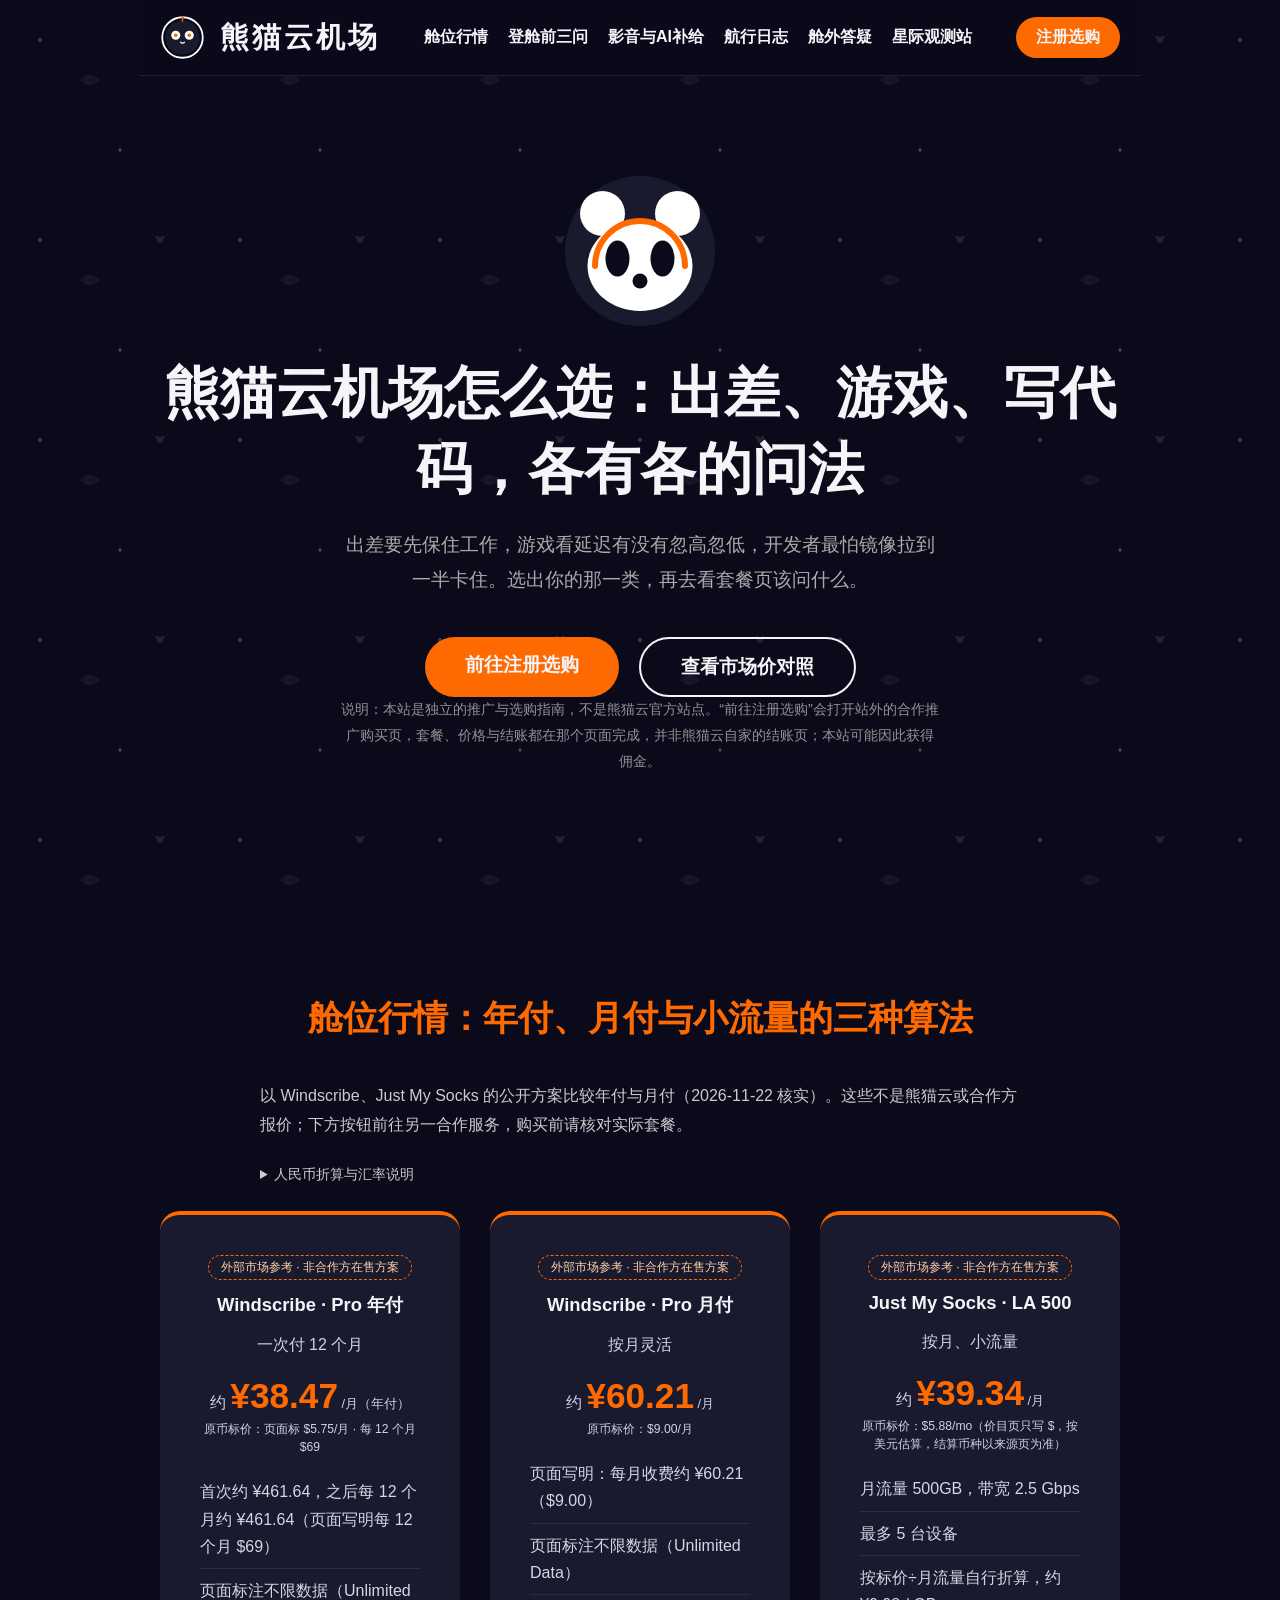
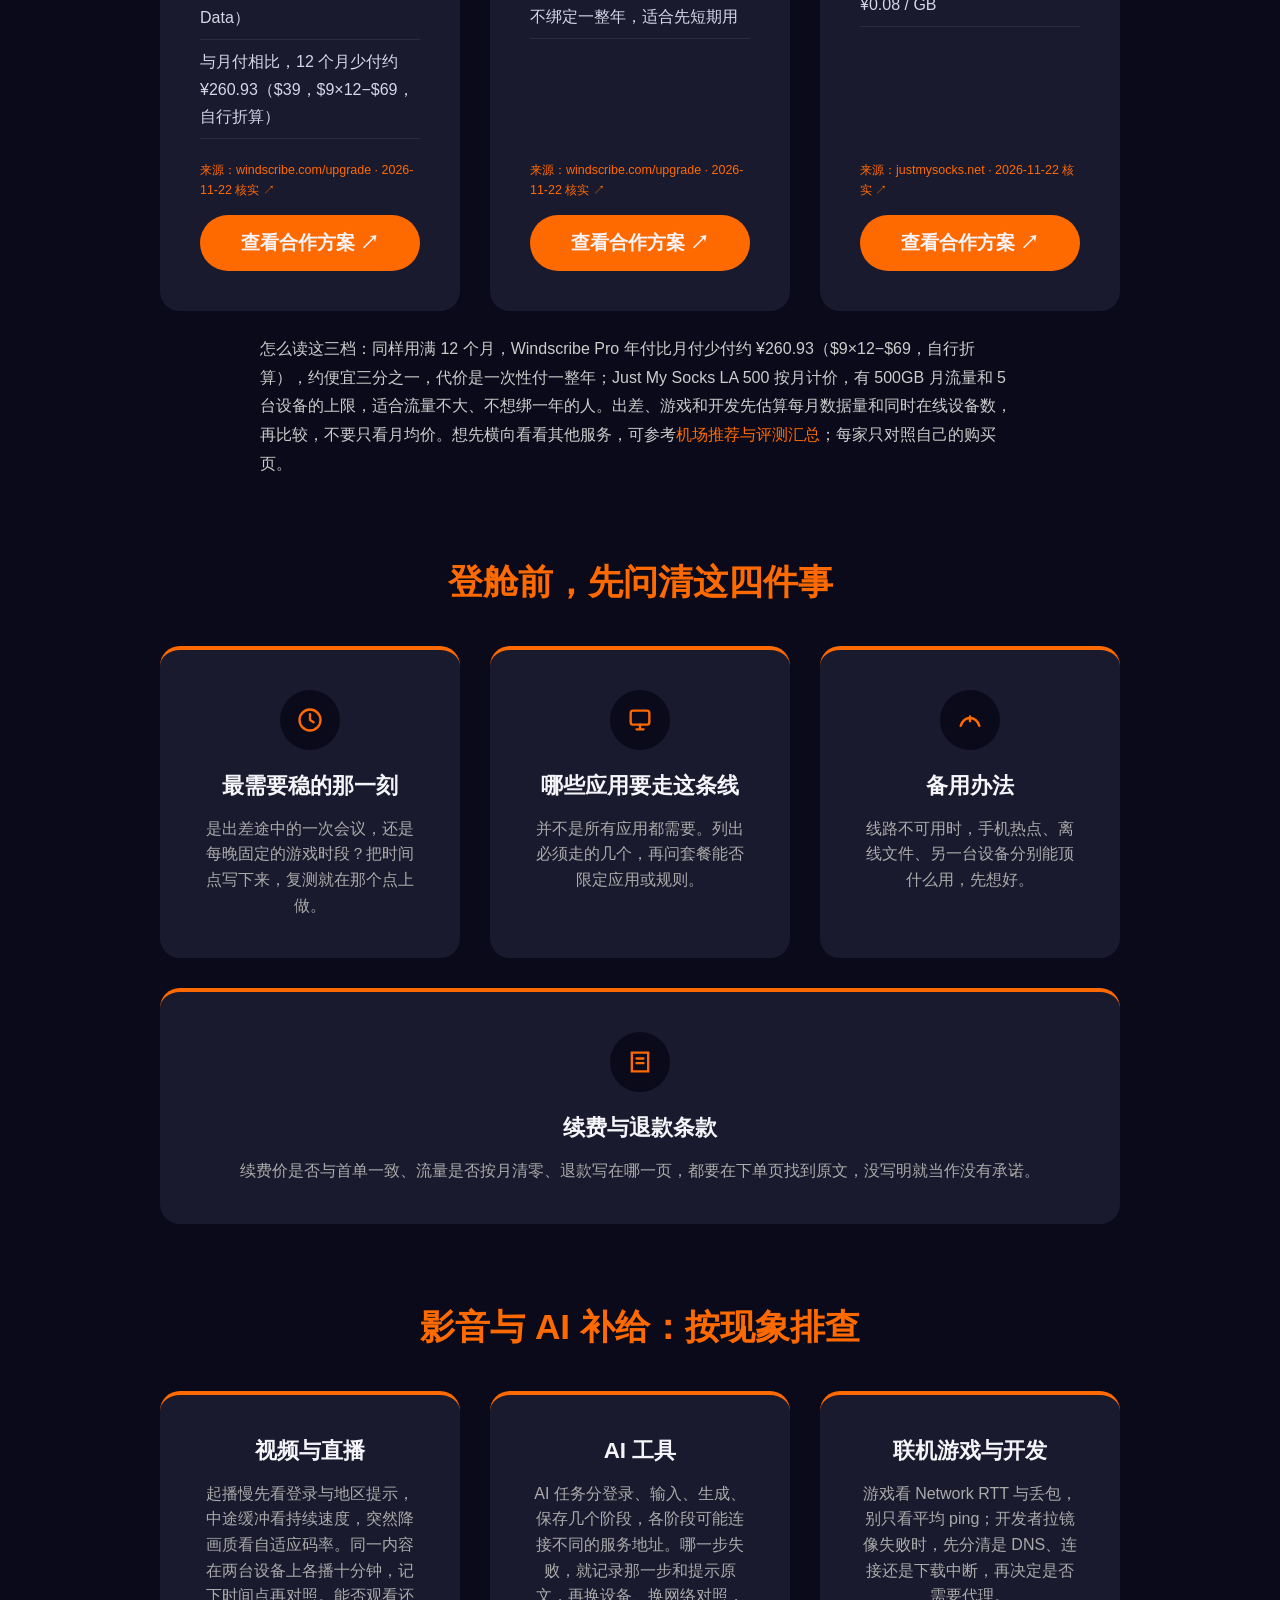
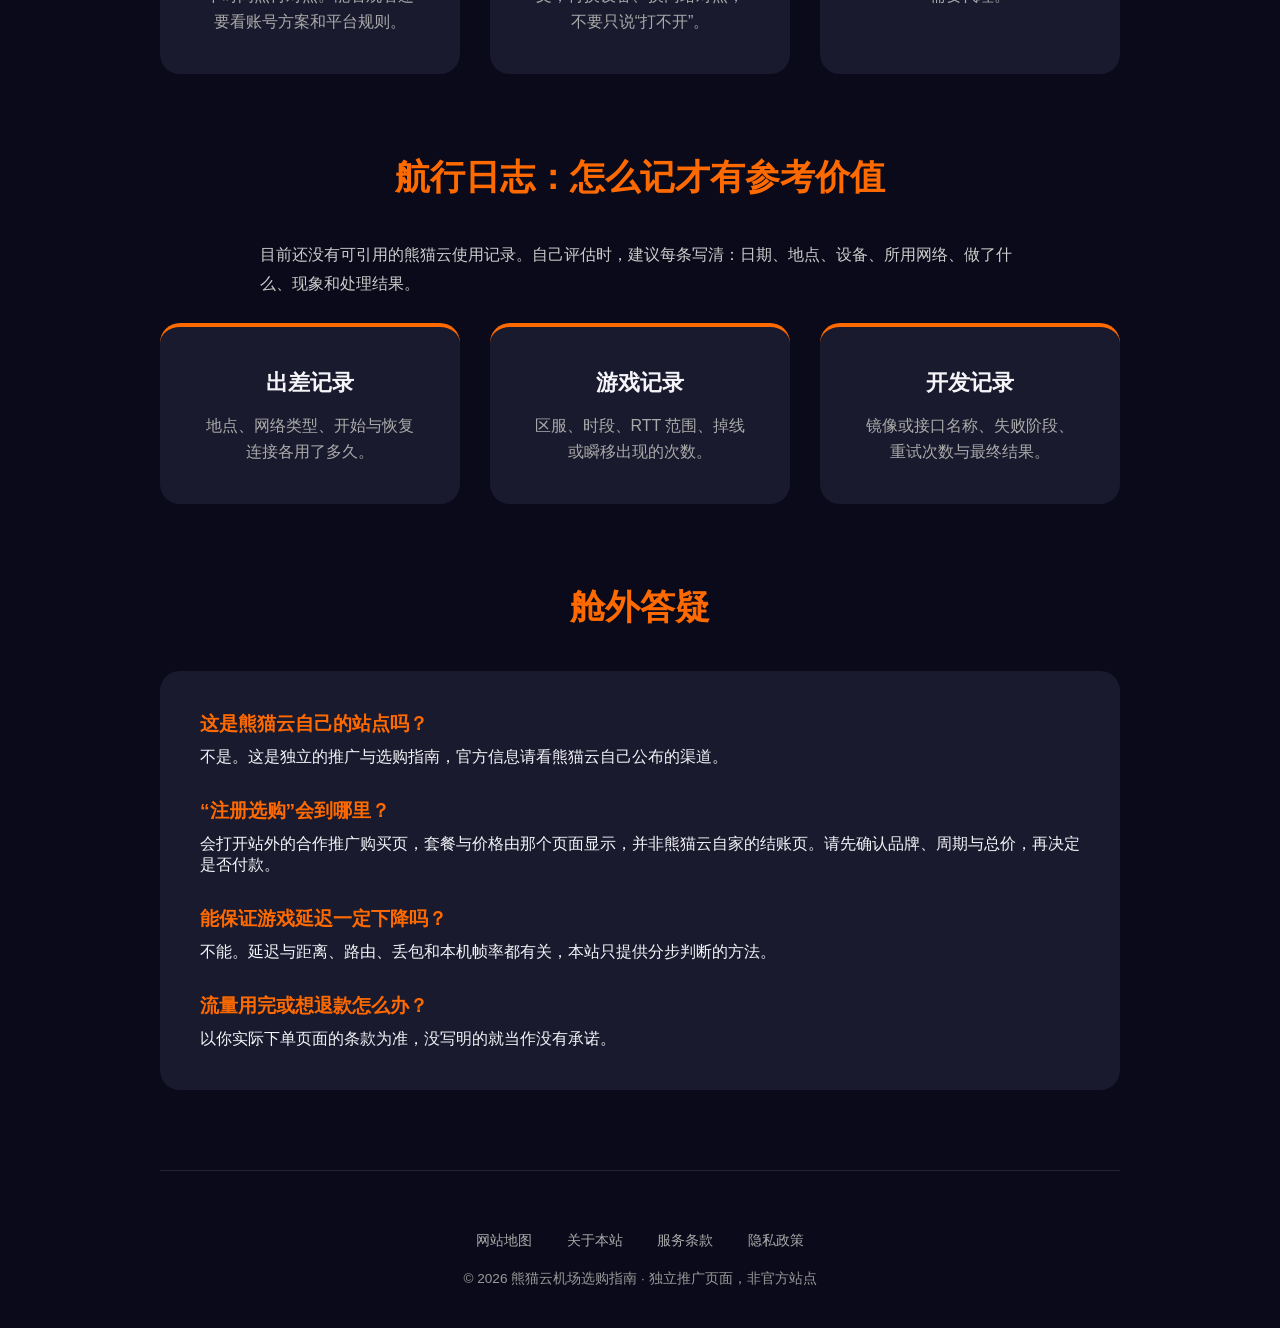
<file: index.html>
<!DOCTYPE html>

<html lang="zh-CN">
<head>
<meta charset="utf-8"/>
<meta content="width=device-width, initial-scale=1.0" name="viewport"/>
<title>熊猫云机场怎么选：出差、游戏与开发的套餐核对指南</title>
<meta content="熊猫云机场选购指南：按出差、联机游戏、开发三类任务核对套餐，并给出按现象排查的方法。本站为独立推广页，不是官方站点。" name="description"/>
<link href="https://pandayuncloud.cyou/" rel="canonical"/>
<link href="style.css" rel="stylesheet"/>
<style id="anchor-clearance">#pricing{scroll-margin-top:140px;}</style></head>
<body>
<div class="space-deck">
<header class="top-nav sticky-header">
<a class="logo" href="index.html" style="text-decoration:none; color:inherit; border:none;">
<svg aria-label="熊猫云插图" height="45" role="img" viewbox="0 0 100 100" width="45" xmlns="http://www.w3.org/2000/svg">
<!-- Helmet -->
<circle cx="50" cy="50" fill="none" r="45" stroke="#fff" stroke-width="4"></circle>
<circle cx="50" cy="50" fill="#1a1a2e" r="38"></circle>
<!-- Panda Face -->
<circle cx="35" cy="45" fill="#fff" r="10"></circle>
<circle cx="65" cy="45" fill="#fff" r="10"></circle>
<circle cx="35" cy="45" fill="#ff6a00" r="4"></circle>
<circle cx="65" cy="45" fill="#ff6a00" r="4"></circle>
<path d="M45 60 Q50 65 55 60" fill="none" stroke="#fff" stroke-width="3"></path>
<!-- Antenna -->
<line stroke="#ff6a00" stroke-width="3" x1="50" x2="50" y1="5" y2="15"></line>
<circle cx="50" cy="5" fill="#ff6a00" r="3"></circle>
</svg>
            熊猫云机场
        </a>
<nav class="nav-links">
<a href="index.html#pricing">舱位行情</a>
<a href="index.html#features">登舱前三问</a>
<a href="index.html#media">影音与AI补给</a>
<a href="index.html#reviews">航行日志</a>
<a href="index.html#faq">舱外答疑</a>
<a href="observatory.html">星际观测站</a>
</nav>
<div class="nav-cta">
<a class="capsule-btn btn-small" href="https://ww012.twilightaff.com/#/?code=A56DH1Af" rel="nofollow sponsored noopener" target="_blank">注册选购</a>
</div>
</header>
<main>
<section class="hero-module">
<div class="giant-panda-graphic">
<svg aria-label="熊猫云插图" role="img" viewbox="0 0 100 100" xmlns="http://www.w3.org/2000/svg">
<circle cx="50" cy="50" fill="#1a1a2e" r="50"></circle>
<circle cx="25" cy="25" fill="#fff" r="15"></circle>
<circle cx="75" cy="25" fill="#fff" r="15"></circle>
<ellipse cx="50" cy="60" fill="#fff" rx="35" ry="30"></ellipse>
<ellipse cx="35" cy="55" fill="#0a0a1a" rx="8" ry="12"></ellipse>
<ellipse cx="65" cy="55" fill="#0a0a1a" rx="8" ry="12"></ellipse>
<circle cx="50" cy="70" fill="#0a0a1a" r="5"></circle>
<!-- Space visor reflection -->
<path d="M 20 60 A 30 30 0 0 1 80 60" fill="none" stroke="#ff6a00" stroke-linecap="round" stroke-width="4"></path>
</svg>
</div>
<h1>熊猫云机场怎么选：出差、游戏、写代码，各有各的问法</h1>
<p>出差要先保住工作，游戏看延迟有没有忽高忽低，开发者最怕镜像拉到一半卡住。选出你的那一类，再去看套餐页该问什么。</p>
<div class="btn-wrapper">
<a class="capsule-btn" href="https://ww012.twilightaff.com/#/?code=A56DH1Af" rel="nofollow sponsored noopener" target="_blank">前往注册选购</a>
<a class="capsule-btn capsule-btn-dark" data-package-cta="" href="#pricing">查看市场价对照</a>
</div>
<p style="font-size:0.9rem; opacity:.85">说明：本站是独立的推广与选购指南，不是熊猫云官方站点。“前往注册选购”会打开站外的合作推广购买页，套餐、价格与结账都在那个页面完成，并非熊猫云自家的结账页；本站可能因此获得佣金。</p>
</section>
<section id="pricing">
<h2 class="section-title">舱位行情：年付、月付与小流量的三种算法</h2>
<p style="max-width:760px;margin:0 auto 24px;color:#ccc;line-height:1.8">以 Windscribe、Just My Socks 的公开方案比较年付与月付（2026-11-22 核实）。这些不是熊猫云或合作方报价；下方按钮前往另一合作服务，购买前请核对实际套餐。</p><details class="currency-note" style="max-width:760px;margin:0 auto 24px;font-size:.85rem;line-height:1.7;color:#ccc;"><summary style="cursor:pointer">人民币折算与汇率说明</summary><p>人民币金额是按中国银行 2026-11-22 10:30 现汇卖出价（USD/CNY 6.6904，EUR/CNY 7.3464）折算的参考值，不含支付手续费，不是在售人民币报价，实际支付币种与金额以结算页为准。 <a href="https://www.boc.cn/sourcedb/whpj/" rel="nofollow noopener" target="_blank">汇率来源：中国银行外汇牌价 · 2026-11-22 10:30 ↗</a></p></details>
<div class="module-grid pricing-cards">
<div class="module-card price-card" data-plan-slot="1">
<div class="mk-chip">外部市场参考 · 非合作方在售方案</div>
<h3>Windscribe · Pro 年付</h3>
<p class="price-sub">一次付 12 个月</p>
<div class="mk-price"><small>约 </small>¥38.47<small> /月（年付）</small><span class="mk-orig">原币标价：页面标 $5.75/月 · 每 12 个月 $69</span></div>
<ul class="price-list"><li>首次约 ¥461.64，之后每 12 个月约 ¥461.64（页面写明每 12 个月 $69）</li><li>页面标注不限数据（Unlimited Data）</li><li>与月付相比，12 个月少付约 ¥260.93（$39，$9×12−$69，自行折算）</li></ul>
<p class="mk-source"><a href="https://windscribe.com/upgrade" rel="nofollow noopener" target="_blank">来源：windscribe.com/upgrade · 2026-11-22 核实 ↗</a></p>
<a class="capsule-btn" href="https://ww012.twilightaff.com/#/?code=A56DH1Af" rel="nofollow sponsored noopener" target="_blank">查看合作方案 ↗</a>
</div>
<div class="module-card price-card" data-plan-slot="2">
<div class="mk-chip">外部市场参考 · 非合作方在售方案</div>
<h3>Windscribe · Pro 月付</h3>
<p class="price-sub">按月灵活</p>
<div class="mk-price"><small>约 </small>¥60.21<small> /月</small><span class="mk-orig">原币标价：$9.00/月</span></div>
<ul class="price-list"><li>页面写明：每月收费约 ¥60.21（$9.00）</li><li>页面标注不限数据（Unlimited Data）</li><li>不绑定一整年，适合先短期用</li></ul>
<p class="mk-source"><a href="https://windscribe.com/upgrade" rel="nofollow noopener" target="_blank">来源：windscribe.com/upgrade · 2026-11-22 核实 ↗</a></p>
<a class="capsule-btn" href="https://ww012.twilightaff.com/#/?code=A56DH1Af" rel="nofollow sponsored noopener" target="_blank">查看合作方案 ↗</a>
</div>
<div class="module-card price-card" data-plan-slot="3">
<div class="mk-chip">外部市场参考 · 非合作方在售方案</div>
<h3>Just My Socks · LA 500</h3>
<p class="price-sub">按月、小流量</p>
<div class="mk-price"><small>约 </small>¥39.34<small> /月</small><span class="mk-orig">原币标价：$5.88/mo（价目页只写 $，按美元估算，结算币种以来源页为准）</span></div>
<ul class="price-list"><li>月流量 500GB，带宽 2.5 Gbps</li><li>最多 5 台设备</li><li>按标价÷月流量自行折算，约 ¥0.08 / GB</li></ul>
<p class="mk-source"><a href="https://justmysocks.net/members/cart.php?gid=1" rel="nofollow noopener" target="_blank">来源：justmysocks.net · 2026-11-22 核实 ↗</a></p>
<a class="capsule-btn" href="https://ww012.twilightaff.com/#/?code=A56DH1Af" rel="nofollow sponsored noopener" target="_blank">查看合作方案 ↗</a>
</div>
</div>
<p style="max-width:760px;margin:24px auto 0;color:#ccc;line-height:1.8">怎么读这三档：同样用满 12 个月，Windscribe Pro 年付比月付少付约 ¥260.93（$9×12−$69，自行折算），约便宜三分之一，代价是一次性付一整年；Just My Socks LA 500 按月计价，有 500GB 月流量和 5 台设备的上限，适合流量不大、不想绑一年的人。出差、游戏和开发先估算每月数据量和同时在线设备数，再比较，不要只看月均价。想先横向看看其他服务，可参考<a href="https://dajichang.mom/">机场推荐与评测汇总</a>；每家只对照自己的购买页。</p>
</section>
<section id="features">
<h2 class="section-title">登舱前，先问清这四件事</h2>
<div class="module-grid">
<div class="module-card"><span class="panda-icon-wrap"><svg aria-hidden="true" fill="none" height="28" stroke="#ff6a00" stroke-linecap="round" stroke-width="2" viewbox="0 0 24 24" width="28"><circle cx="12" cy="12" r="9"></circle><path d="M12 7v5l3 2"></path></svg></span><h3>最需要稳的那一刻</h3><p>是出差途中的一次会议，还是每晚固定的游戏时段？把时间点写下来，复测就在那个点上做。</p></div>
<div class="module-card"><span class="panda-icon-wrap"><svg aria-hidden="true" fill="none" height="28" stroke="#ff6a00" stroke-linecap="round" stroke-width="2" viewbox="0 0 24 24" width="28"><rect height="12" rx="2" width="16" x="4" y="4"></rect><path d="M9 20h6M12 16v4"></path></svg></span><h3>哪些应用要走这条线</h3><p>并不是所有应用都需要。列出必须走的几个，再问套餐能否限定应用或规则。</p></div>
<div class="module-card"><span class="panda-icon-wrap"><svg aria-hidden="true" fill="none" height="28" stroke="#ff6a00" stroke-linecap="round" stroke-width="2" viewbox="0 0 24 24" width="28"><path d="M4 17c3-9 13-9 16 0"></path><path d="M12 9v4"></path></svg></span><h3>备用办法</h3><p>线路不可用时，手机热点、离线文件、另一台设备分别能顶什么用，先想好。</p></div>
<div class="module-card"><span class="panda-icon-wrap"><svg aria-hidden="true" fill="none" height="28" stroke="#ff6a00" stroke-linecap="round" stroke-width="2" viewbox="0 0 24 24" width="28"><path d="M5 4h14v16H5z"></path><path d="M9 9h6M9 13h6"></path></svg></span><h3>续费与退款条款</h3><p>续费价是否与首单一致、流量是否按月清零、退款写在哪一页，都要在下单页找到原文，没写明就当作没有承诺。</p></div>
</div>
</section>
<section id="media">
<h2 class="section-title">影音与 AI 补给：按现象排查</h2>
<div class="module-grid">
<div class="module-card"><h3>视频与直播</h3><p>起播慢先看登录与地区提示，中途缓冲看持续速度，突然降画质看自适应码率。同一内容在两台设备上各播十分钟，记下时间点再对照。能否观看还要看账号方案和平台规则。</p></div>
<div class="module-card"><h3>AI 工具</h3><p>AI 任务分登录、输入、生成、保存几个阶段，各阶段可能连接不同的服务地址。哪一步失败，就记录那一步和提示原文，再换设备、换网络对照，不要只说“打不开”。</p></div>
<div class="module-card"><h3>联机游戏与开发</h3><p>游戏看 Network RTT 与丢包，别只看平均 ping；开发者拉镜像失败时，先分清是 DNS、连接还是下载中断，再决定是否需要代理。</p></div>
</div>
</section>

<section id="reviews">
<h2 class="section-title">航行日志：怎么记才有参考价值</h2>
<p style="max-width:760px;margin:0 auto 24px;color:#ccc;line-height:1.8">目前还没有可引用的熊猫云使用记录。自己评估时，建议每条写清：日期、地点、设备、所用网络、做了什么、现象和处理结果。</p>
<div class="module-grid">
<div class="module-card"><h3>出差记录</h3><p>地点、网络类型、开始与恢复连接各用了多久。</p></div>
<div class="module-card"><h3>游戏记录</h3><p>区服、时段、RTT 范围、掉线或瞬移出现的次数。</p></div>
<div class="module-card"><h3>开发记录</h3><p>镜像或接口名称、失败阶段、重试次数与最终结果。</p></div>
</div>
</section>
<section id="faq">
<h2 class="section-title">舱外答疑</h2>
<div class="faq-list">
<div class="faq-row"><h4>这是熊猫云自己的站点吗？</h4><p>不是。这是独立的推广与选购指南，官方信息请看熊猫云自己公布的渠道。</p></div>
<div class="faq-row"><h4>“注册选购”会到哪里？</h4><p>会打开站外的合作推广购买页，套餐与价格由那个页面显示，并非熊猫云自家的结账页。请先确认品牌、周期与总价，再决定是否付款。</p></div>
<div class="faq-row"><h4>能保证游戏延迟一定下降吗？</h4><p>不能。延迟与距离、路由、丢包和本机帧率都有关，本站只提供分步判断的方法。</p></div>
<div class="faq-row"><h4>流量用完或想退款怎么办？</h4><p>以你实际下单页面的条款为准，没写明的就当作没有承诺。</p></div>
</div>
</section>
</main>
<footer class="footer-nav">
<a href="sitemap.html">网站地图</a>
<a href="about.html">关于本站</a>
<a href="terms.html">服务条款</a>
<a href="privacy.html">隐私政策</a>
<p style="margin-top:20px; color:#999; font-size:0.85rem;">© 2026 熊猫云机场选购指南 · 独立推广页面，非官方站点</p>
</footer>
</div>
</body>
</html>
</file>
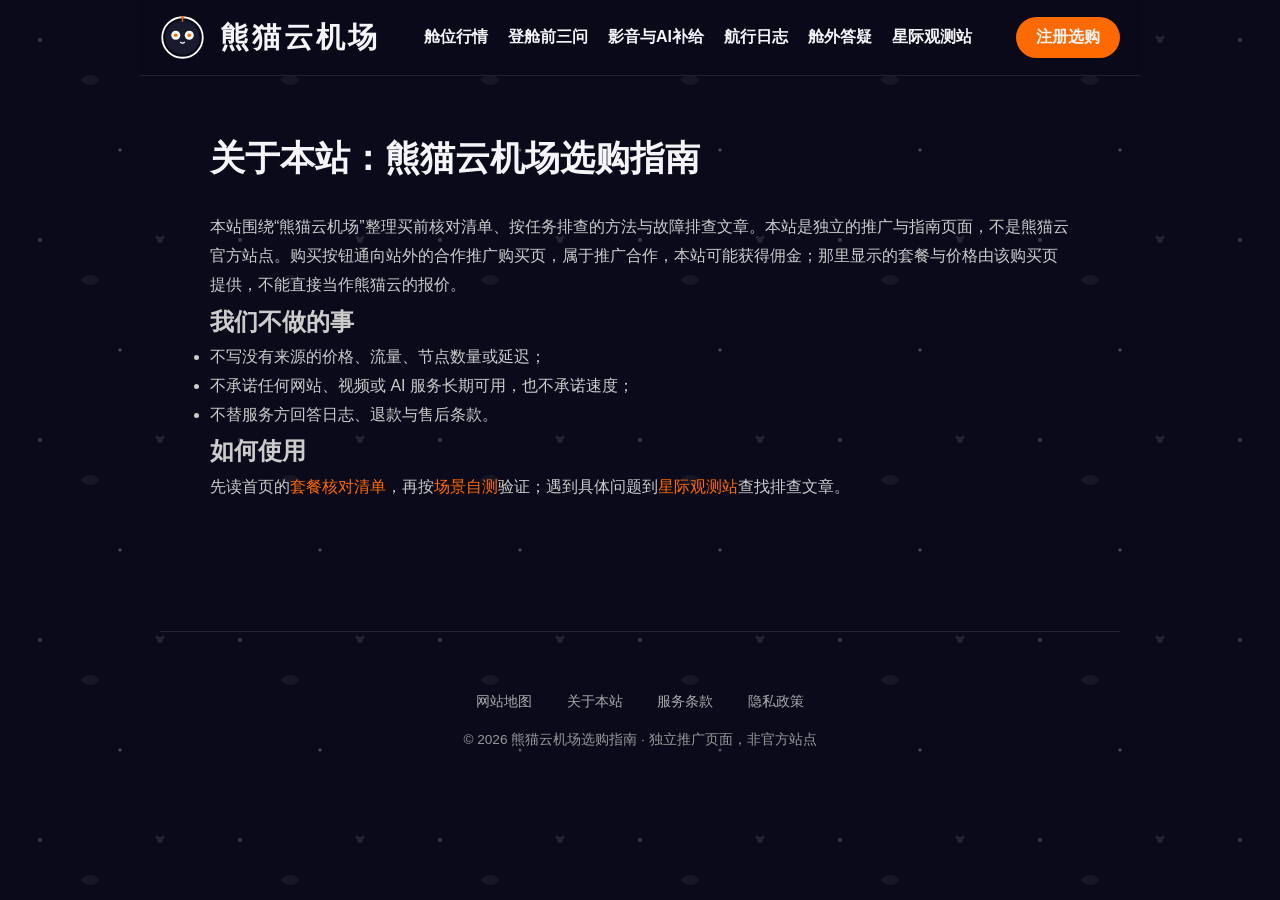
<file: about.html>
<!DOCTYPE html>
<html lang="zh-CN">
<head>
<meta charset="utf-8"/>
<meta content="width=device-width, initial-scale=1.0" name="viewport"/>
<title>关于本站 - 熊猫云机场选购指南</title>
<meta content="熊猫云机场选购指南的独立推广声明：说明本站做什么、不做什么。" name="description"/>
<link href="https://pandayuncloud.cyou/about.html" rel="canonical"/>
<link href="style.css" rel="stylesheet"/>
</head>
<body>
<div class="space-deck">
<header class="top-nav sticky-header">
<a class="logo" href="index.html" style="text-decoration:none; color:inherit; border:none;">
<svg aria-label="熊猫云插图" height="45" role="img" viewbox="0 0 100 100" width="45" xmlns="http://www.w3.org/2000/svg">
<!-- Helmet -->
<circle cx="50" cy="50" fill="none" r="45" stroke="#fff" stroke-width="4"></circle>
<circle cx="50" cy="50" fill="#1a1a2e" r="38"></circle>
<!-- Panda Face -->
<circle cx="35" cy="45" fill="#fff" r="10"></circle>
<circle cx="65" cy="45" fill="#fff" r="10"></circle>
<circle cx="35" cy="45" fill="#ff6a00" r="4"></circle>
<circle cx="65" cy="45" fill="#ff6a00" r="4"></circle>
<path d="M45 60 Q50 65 55 60" fill="none" stroke="#fff" stroke-width="3"></path>
<!-- Antenna -->
<line stroke="#ff6a00" stroke-width="3" x1="50" x2="50" y1="5" y2="15"></line>
<circle cx="50" cy="5" fill="#ff6a00" r="3"></circle>
</svg>
            熊猫云机场
        </a>
<nav class="nav-links">
<a href="index.html#pricing">舱位行情</a>
<a href="index.html#features">登舱前三问</a>
<a href="index.html#media">影音与AI补给</a>
<a href="index.html#reviews">航行日志</a>
<a href="index.html#faq">舱外答疑</a>
<a href="observatory.html">星际观测站</a>
</nav>
<div class="nav-cta">
<a class="capsule-btn btn-small" href="https://ww012.twilightaff.com/#/?code=A56DH1Af" rel="nofollow sponsored noopener" target="_blank">注册选购</a>
</div>
</header>
<main style="padding: 50px 20px; max-width: 900px; margin: 0 auto; line-height:1.8; color:#ccc;">
<h1 style="font-size:2.2rem; margin-bottom:1.5rem; color:#f4f4f9;">关于本站：熊猫云机场选购指南</h1>
<p>本站围绕“熊猫云机场”整理买前核对清单、按任务排查的方法与故障排查文章。本站是独立的推广与指南页面，不是熊猫云官方站点。购买按钮通向站外的合作推广购买页，属于推广合作，本站可能获得佣金；那里显示的套餐与价格由该购买页提供，不能直接当作熊猫云的报价。</p>
<h2>我们不做的事</h2>
<ul><li>不写没有来源的价格、流量、节点数量或延迟；</li><li>不承诺任何网站、视频或 AI 服务长期可用，也不承诺速度；</li><li>不替服务方回答日志、退款与售后条款。</li></ul>
<h2>如何使用</h2>
<p>先读首页的<a href="index.html#pricing">套餐核对清单</a>，再按<a href="index.html#scenes">场景自测</a>验证；遇到具体问题到<a href="observatory.html">星际观测站</a>查找排查文章。</p>
</main>
<footer class="footer-nav">
<a href="sitemap.html">网站地图</a>
<a href="about.html">关于本站</a>
<a href="terms.html">服务条款</a>
<a href="privacy.html">隐私政策</a>
<p style="margin-top:20px; color:#999; font-size:0.85rem;">© 2026 熊猫云机场选购指南 · 独立推广页面，非官方站点</p>
</footer>
</div>
</body>
</html>
</file>
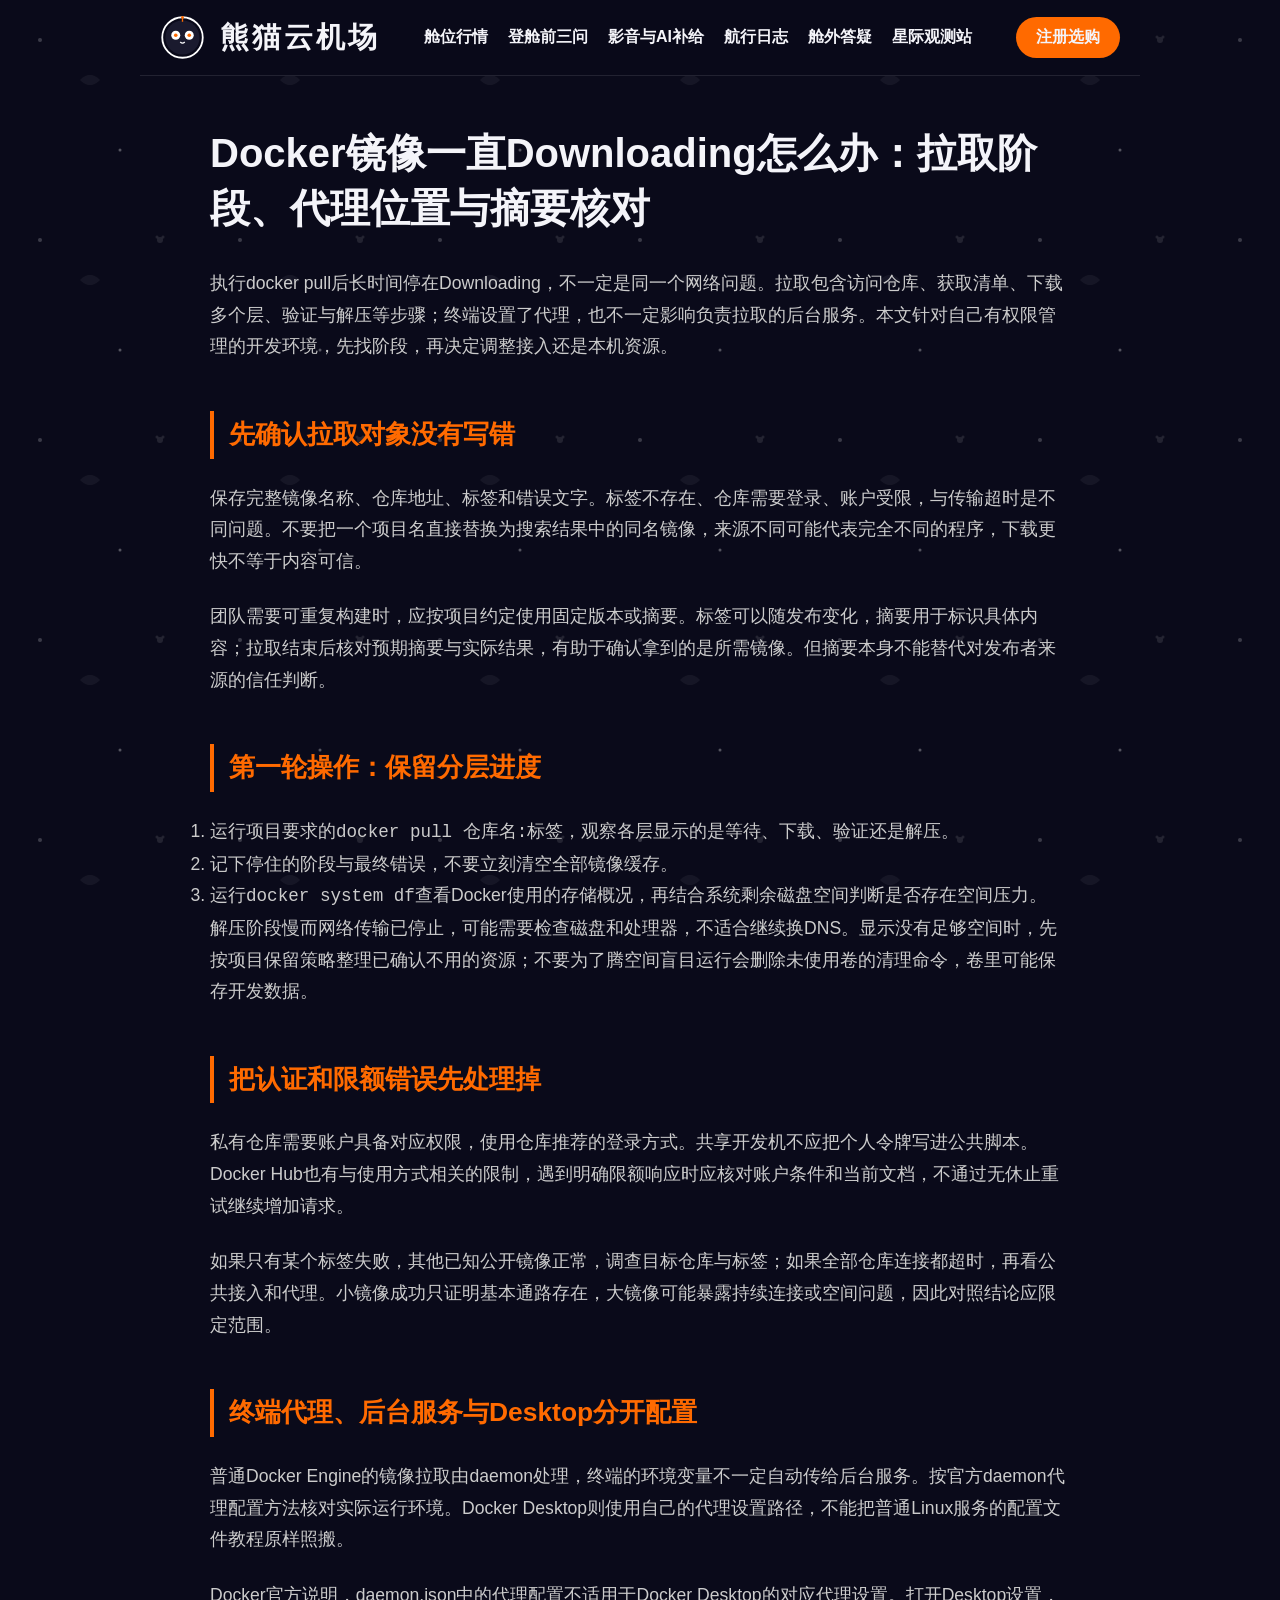
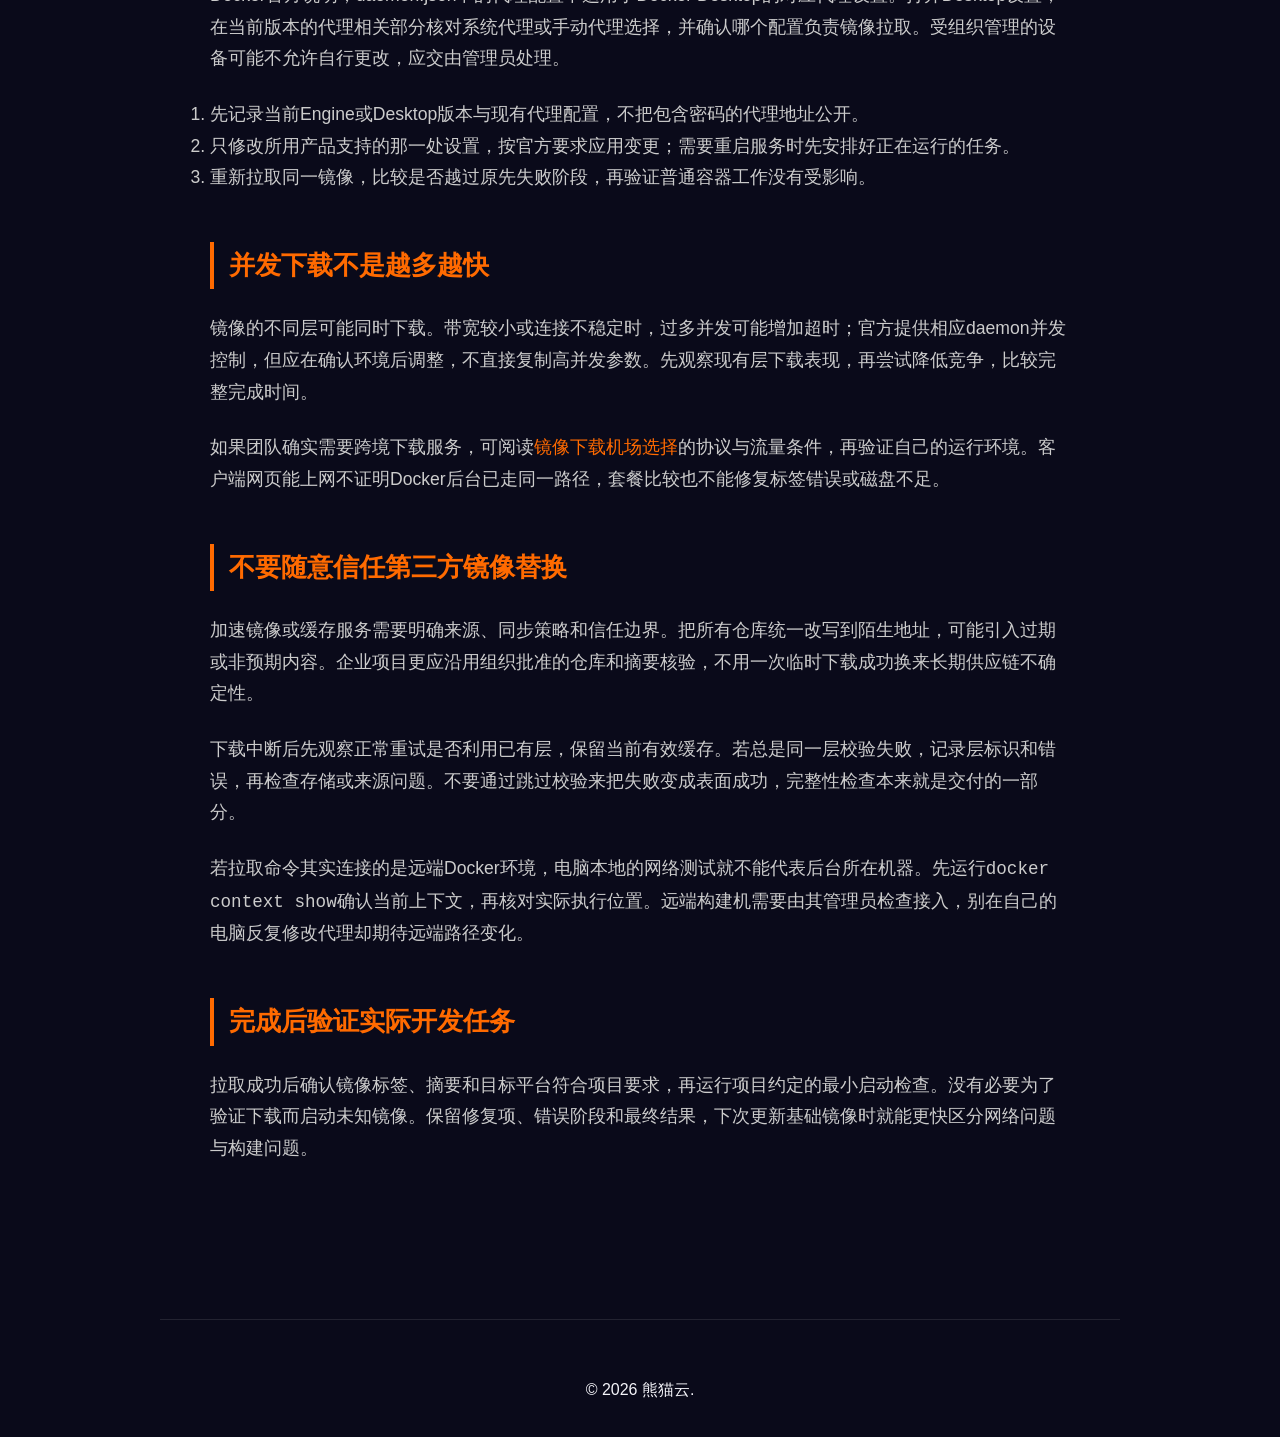
<file: developer-api-tools.html>
<!DOCTYPE html>

<html lang="zh-CN">
<head>
<meta charset="utf-8"/>
<meta content="width=device-width, initial-scale=1.0" name="viewport"/>
<title>Docker镜像一直Downloading怎么办：拉取阶段、代理位置与摘要核对</title>
<meta content="区分镜像元数据、分层下载和解压阶段，检查Docker daemon与Desktop代理差异，在不破坏缓存的前提下恢复拉取。" name="description"/>
<link href="https://pandayuncloud.cyou/developer-api-tools.html" rel="canonical"/>
<link href="style.css" rel="stylesheet"/>
</head>
<body>
<div class="space-deck">
<header class="top-nav sticky-header">
<a class="logo" href="index.html" style="text-decoration:none; color:inherit; border:none;">
<!-- Astronaut Panda Logo -->
<svg height="45" viewbox="0 0 100 100" width="45" xmlns="http://www.w3.org/2000/svg">
<!-- Helmet -->
<circle cx="50" cy="50" fill="none" r="45" stroke="#fff" stroke-width="4"></circle>
<circle cx="50" cy="50" fill="#1a1a2e" r="38"></circle>
<!-- Panda Face -->
<circle cx="35" cy="45" fill="#fff" r="10"></circle>
<circle cx="65" cy="45" fill="#fff" r="10"></circle>
<circle cx="35" cy="45" fill="#ff6a00" r="4"></circle>
<circle cx="65" cy="45" fill="#ff6a00" r="4"></circle>
<path d="M45 60 Q50 65 55 60" fill="none" stroke="#fff" stroke-width="3"></path>
<!-- Antenna -->
<line stroke="#ff6a00" stroke-width="3" x1="50" x2="50" y1="5" y2="15"></line>
<circle cx="50" cy="5" fill="#ff6a00" r="3"></circle>
</svg>
            熊猫云机场
        </a>
<nav class="nav-links">
<a href="index.html#pricing">舱位行情</a>
<a href="index.html#features">登舱前三问</a>
<a href="index.html#media">影音与AI补给</a>
<a href="index.html#reviews">航行日志</a>
<a href="index.html#faq">舱外答疑</a>
<a href="observatory.html">星际观测站</a>
</nav>
<div class="nav-cta">
<a class="capsule-btn btn-small" href="https://ww012.twilightaff.com/#/?code=A56DH1Af" rel="nofollow sponsored noopener" target="_blank">注册选购</a>
</div>
</header>
<main style="padding: 50px 20px; max-width: 900px; margin: 0 auto;">
<h1 style="font-size: 2.5rem; margin-bottom: 2rem; color: #f4f4f9;">Docker镜像一直Downloading怎么办：拉取阶段、代理位置与摘要核对</h1>
<div class="content" style="line-height: 1.8; font-size: 1.1rem; color: #ccc;"><div data-swc-article-body="2026-11-16"><p>执行docker pull后长时间停在Downloading，不一定是同一个网络问题。拉取包含访问仓库、获取清单、下载多个层、验证与解压等步骤；终端设置了代理，也不一定影响负责拉取的后台服务。本文针对自己有权限管理的开发环境，先找阶段，再决定调整接入还是本机资源。</p>
<h2>先确认拉取对象没有写错</h2>
<p>保存完整镜像名称、仓库地址、标签和错误文字。标签不存在、仓库需要登录、账户受限，与传输超时是不同问题。不要把一个项目名直接替换为搜索结果中的同名镜像，来源不同可能代表完全不同的程序，下载更快不等于内容可信。</p>
<p>团队需要可重复构建时，应按项目约定使用固定版本或摘要。标签可以随发布变化，摘要用于标识具体内容；拉取结束后核对预期摘要与实际结果，有助于确认拿到的是所需镜像。但摘要本身不能替代对发布者来源的信任判断。</p>
<h2>第一轮操作：保留分层进度</h2>
<ol><li>运行项目要求的<code>docker pull 仓库名:标签</code>，观察各层显示的是等待、下载、验证还是解压。</li><li>记下停住的阶段与最终错误，不要立刻清空全部镜像缓存。</li><li>运行<code>docker system df</code>查看Docker使用的存储概况，再结合系统剩余磁盘空间判断是否存在空间压力。</li></ol>
<p>解压阶段慢而网络传输已停止，可能需要检查磁盘和处理器，不适合继续换DNS。显示没有足够空间时，先按项目保留策略整理已确认不用的资源；不要为了腾空间盲目运行会删除未使用卷的清理命令，卷里可能保存开发数据。</p>
<h2>把认证和限额错误先处理掉</h2>
<p>私有仓库需要账户具备对应权限，使用仓库推荐的登录方式。共享开发机不应把个人令牌写进公共脚本。Docker Hub也有与使用方式相关的限制，遇到明确限额响应时应核对账户条件和当前文档，不通过无休止重试继续增加请求。</p>
<p>如果只有某个标签失败，其他已知公开镜像正常，调查目标仓库与标签；如果全部仓库连接都超时，再看公共接入和代理。小镜像成功只证明基本通路存在，大镜像可能暴露持续连接或空间问题，因此对照结论应限定范围。</p>
<h2>终端代理、后台服务与Desktop分开配置</h2>
<p>普通Docker Engine的镜像拉取由daemon处理，终端的环境变量不一定自动传给后台服务。按官方daemon代理配置方法核对实际运行环境。Docker Desktop则使用自己的代理设置路径，不能把普通Linux服务的配置文件教程原样照搬。</p>
<p>Docker官方说明，daemon.json中的代理配置不适用于Docker Desktop的对应代理设置。打开Desktop设置，在当前版本的代理相关部分核对系统代理或手动代理选择，并确认哪个配置负责镜像拉取。受组织管理的设备可能不允许自行更改，应交由管理员处理。</p>
<ol><li>先记录当前Engine或Desktop版本与现有代理配置，不把包含密码的代理地址公开。</li><li>只修改所用产品支持的那一处设置，按官方要求应用变更；需要重启服务时先安排好正在运行的任务。</li><li>重新拉取同一镜像，比较是否越过原先失败阶段，再验证普通容器工作没有受影响。</li></ol>
<h2>并发下载不是越多越快</h2>
<p>镜像的不同层可能同时下载。带宽较小或连接不稳定时，过多并发可能增加超时；官方提供相应daemon并发控制，但应在确认环境后调整，不直接复制高并发参数。先观察现有层下载表现，再尝试降低竞争，比较完整完成时间。</p>
<p>如果团队确实需要跨境下载服务，可阅读<a href="https://dajichang.mom/">镜像下载机场选择</a>的协议与流量条件，再验证自己的运行环境。客户端网页能上网不证明Docker后台已走同一路径，套餐比较也不能修复标签错误或磁盘不足。</p>
<h2>不要随意信任第三方镜像替换</h2>
<p>加速镜像或缓存服务需要明确来源、同步策略和信任边界。把所有仓库统一改写到陌生地址，可能引入过期或非预期内容。企业项目更应沿用组织批准的仓库和摘要核验，不用一次临时下载成功换来长期供应链不确定性。</p>
<p>下载中断后先观察正常重试是否利用已有层，保留当前有效缓存。若总是同一层校验失败，记录层标识和错误，再检查存储或来源问题。不要通过跳过校验来把失败变成表面成功，完整性检查本来就是交付的一部分。</p>
<p>若拉取命令其实连接的是远端Docker环境，电脑本地的网络测试就不能代表后台所在机器。先运行<code>docker context show</code>确认当前上下文，再核对实际执行位置。远端构建机需要由其管理员检查接入，别在自己的电脑反复修改代理却期待远端路径变化。</p><h2>完成后验证实际开发任务</h2>
<p>拉取成功后确认镜像标签、摘要和目标平台符合项目要求，再运行项目约定的最小启动检查。没有必要为了验证下载而启动未知镜像。保留修复项、错误阶段和最终结果，下次更新基础镜像时就能更快区分网络问题与构建问题。</p></div></div>
</main>
<footer class="footer-nav">
<p>© 2026 熊猫云.</p>
</footer>
</div>
</body>
</html>
</file>
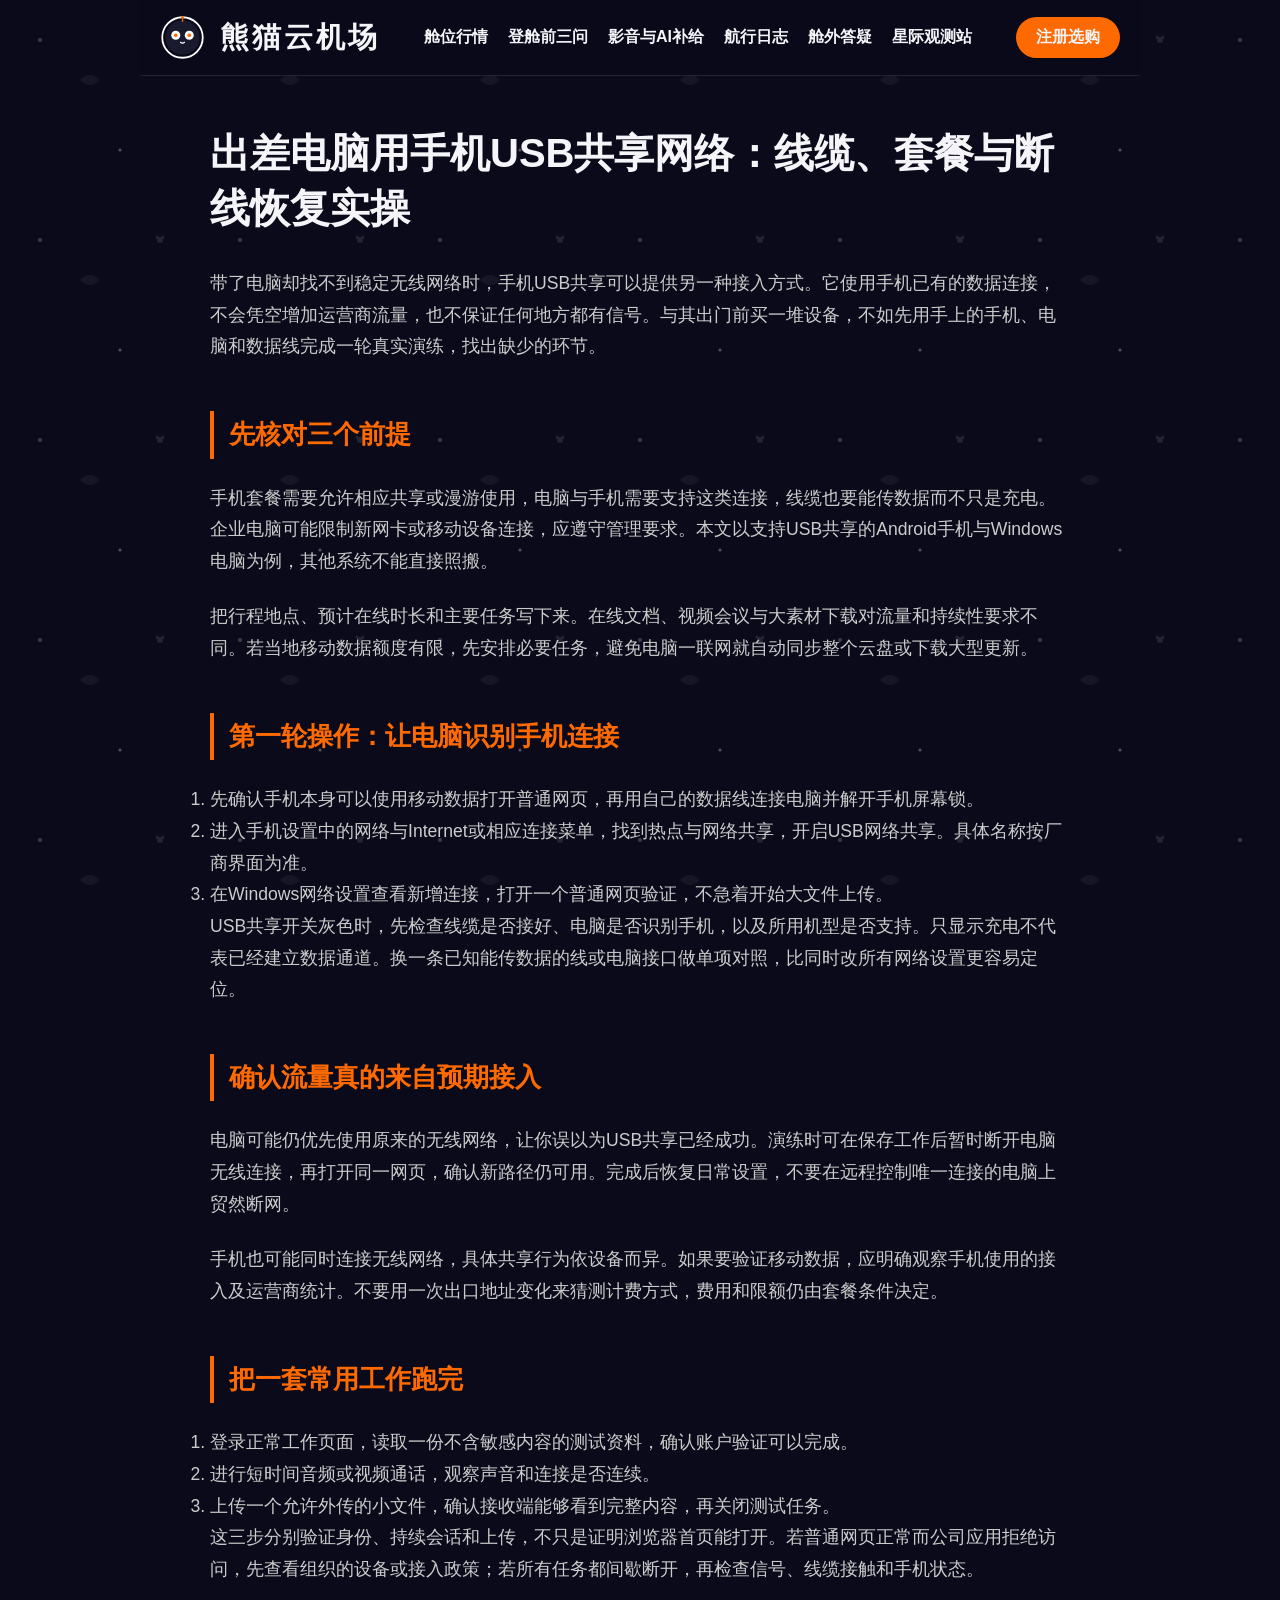
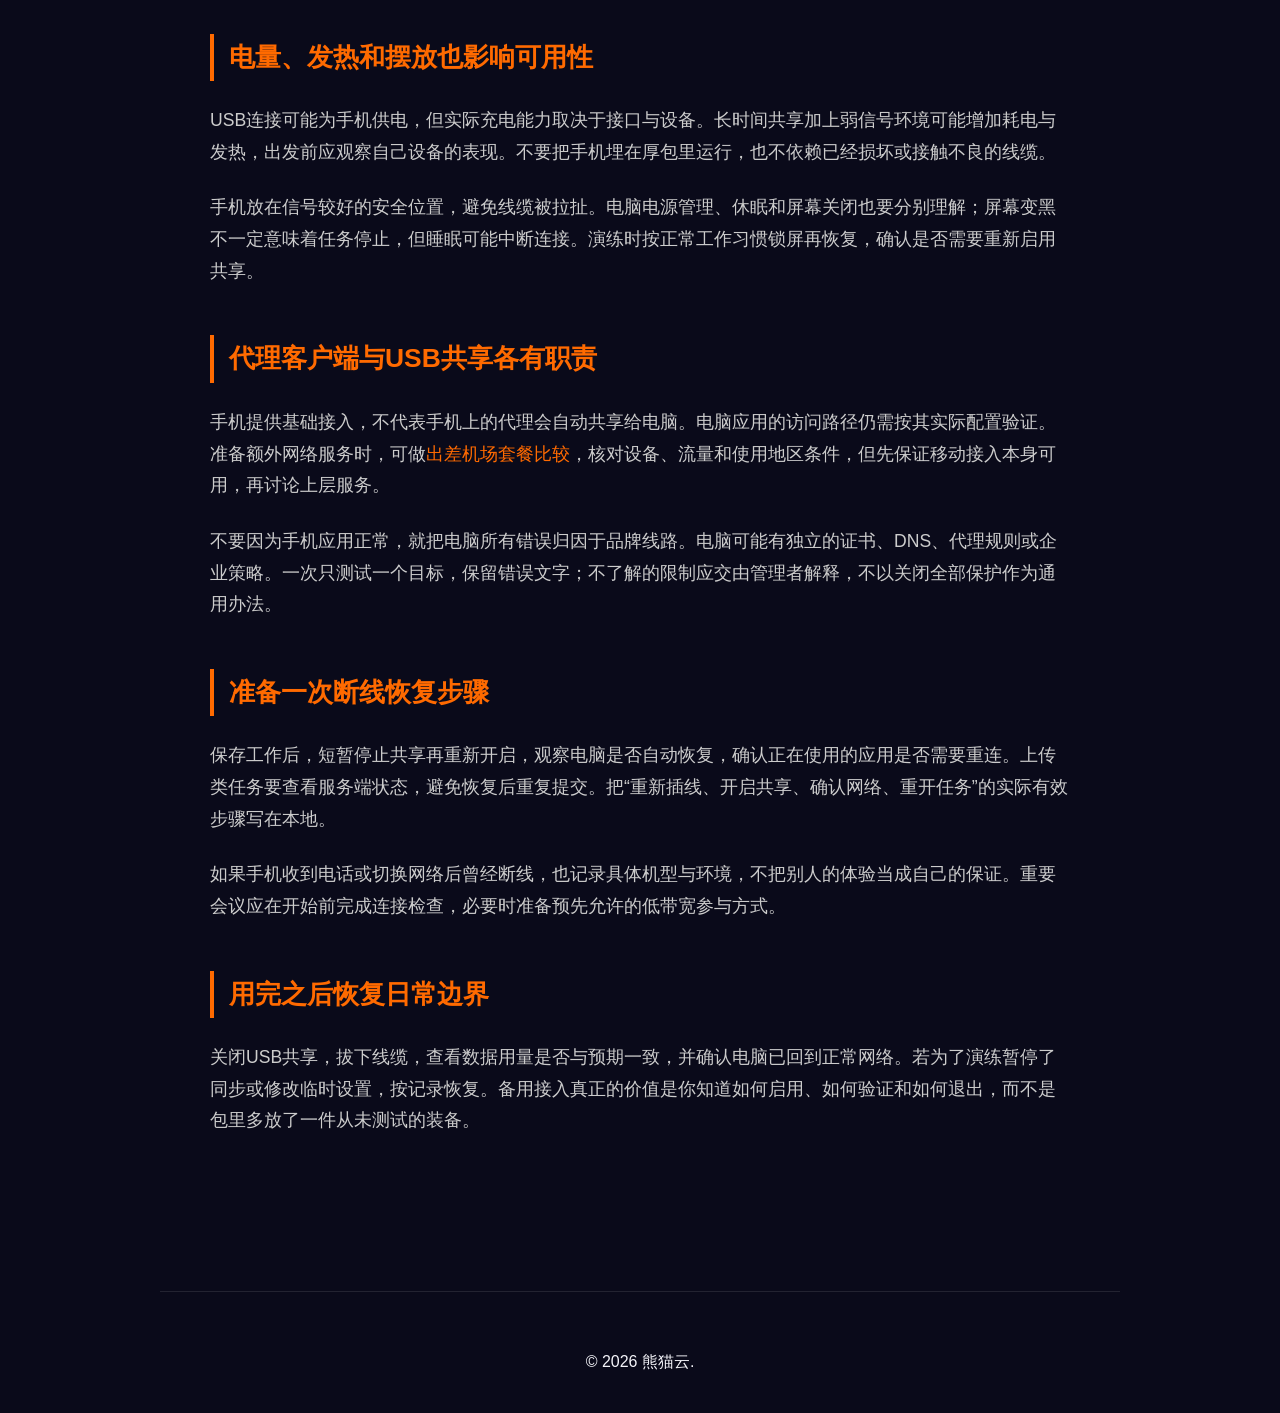
<file: digital-nomad-gear.html>
<!DOCTYPE html>

<html lang="zh-CN">
<head>
<meta charset="utf-8"/>
<meta content="width=device-width, initial-scale=1.0" name="viewport"/>
<title>出差电脑用手机USB共享网络：线缆、套餐与断线恢复实操</title>
<meta content="以Android与Windows为例准备移动办公备用接入，验证USB共享、真实数据来源、电量和恢复流程。" name="description"/>
<link href="https://pandayuncloud.cyou/digital-nomad-gear.html" rel="canonical"/>
<link href="style.css" rel="stylesheet"/>
</head>
<body>
<div class="space-deck">
<header class="top-nav sticky-header">
<a class="logo" href="index.html" style="text-decoration:none; color:inherit; border:none;">
<!-- Astronaut Panda Logo -->
<svg height="45" viewbox="0 0 100 100" width="45" xmlns="http://www.w3.org/2000/svg">
<!-- Helmet -->
<circle cx="50" cy="50" fill="none" r="45" stroke="#fff" stroke-width="4"></circle>
<circle cx="50" cy="50" fill="#1a1a2e" r="38"></circle>
<!-- Panda Face -->
<circle cx="35" cy="45" fill="#fff" r="10"></circle>
<circle cx="65" cy="45" fill="#fff" r="10"></circle>
<circle cx="35" cy="45" fill="#ff6a00" r="4"></circle>
<circle cx="65" cy="45" fill="#ff6a00" r="4"></circle>
<path d="M45 60 Q50 65 55 60" fill="none" stroke="#fff" stroke-width="3"></path>
<!-- Antenna -->
<line stroke="#ff6a00" stroke-width="3" x1="50" x2="50" y1="5" y2="15"></line>
<circle cx="50" cy="5" fill="#ff6a00" r="3"></circle>
</svg>
            熊猫云机场
        </a>
<nav class="nav-links">
<a href="index.html#pricing">舱位行情</a>
<a href="index.html#features">登舱前三问</a>
<a href="index.html#media">影音与AI补给</a>
<a href="index.html#reviews">航行日志</a>
<a href="index.html#faq">舱外答疑</a>
<a href="observatory.html">星际观测站</a>
</nav>
<div class="nav-cta">
<a class="capsule-btn btn-small" href="https://ww012.twilightaff.com/#/?code=A56DH1Af" rel="nofollow sponsored noopener" target="_blank">注册选购</a>
</div>
</header>
<main style="padding: 50px 20px; max-width: 900px; margin: 0 auto;">
<h1 style="font-size: 2.5rem; margin-bottom: 2rem; color: #f4f4f9;">出差电脑用手机USB共享网络：线缆、套餐与断线恢复实操</h1>
<div class="content" style="line-height: 1.8; font-size: 1.1rem; color: #ccc;"><div data-swc-article-body="2026-11-16"><p>带了电脑却找不到稳定无线网络时，手机USB共享可以提供另一种接入方式。它使用手机已有的数据连接，不会凭空增加运营商流量，也不保证任何地方都有信号。与其出门前买一堆设备，不如先用手上的手机、电脑和数据线完成一轮真实演练，找出缺少的环节。</p>
<h2>先核对三个前提</h2>
<p>手机套餐需要允许相应共享或漫游使用，电脑与手机需要支持这类连接，线缆也要能传数据而不只是充电。企业电脑可能限制新网卡或移动设备连接，应遵守管理要求。本文以支持USB共享的Android手机与Windows电脑为例，其他系统不能直接照搬。</p>
<p>把行程地点、预计在线时长和主要任务写下来。在线文档、视频会议与大素材下载对流量和持续性要求不同。若当地移动数据额度有限，先安排必要任务，避免电脑一联网就自动同步整个云盘或下载大型更新。</p>
<h2>第一轮操作：让电脑识别手机连接</h2>
<ol><li>先确认手机本身可以使用移动数据打开普通网页，再用自己的数据线连接电脑并解开手机屏幕锁。</li><li>进入手机设置中的网络与Internet或相应连接菜单，找到热点与网络共享，开启USB网络共享。具体名称按厂商界面为准。</li><li>在Windows网络设置查看新增连接，打开一个普通网页验证，不急着开始大文件上传。</li></ol>
<p>USB共享开关灰色时，先检查线缆是否接好、电脑是否识别手机，以及所用机型是否支持。只显示充电不代表已经建立数据通道。换一条已知能传数据的线或电脑接口做单项对照，比同时改所有网络设置更容易定位。</p>
<h2>确认流量真的来自预期接入</h2>
<p>电脑可能仍优先使用原来的无线网络，让你误以为USB共享已经成功。演练时可在保存工作后暂时断开电脑无线连接，再打开同一网页，确认新路径仍可用。完成后恢复日常设置，不要在远程控制唯一连接的电脑上贸然断网。</p>
<p>手机也可能同时连接无线网络，具体共享行为依设备而异。如果要验证移动数据，应明确观察手机使用的接入及运营商统计。不要用一次出口地址变化来猜测计费方式，费用和限额仍由套餐条件决定。</p>
<h2>把一套常用工作跑完</h2>
<ol><li>登录正常工作页面，读取一份不含敏感内容的测试资料，确认账户验证可以完成。</li><li>进行短时间音频或视频通话，观察声音和连接是否连续。</li><li>上传一个允许外传的小文件，确认接收端能够看到完整内容，再关闭测试任务。</li></ol>
<p>这三步分别验证身份、持续会话和上传，不只是证明浏览器首页能打开。若普通网页正常而公司应用拒绝访问，先查看组织的设备或接入政策；若所有任务都间歇断开，再检查信号、线缆接触和手机状态。</p>
<h2>电量、发热和摆放也影响可用性</h2>
<p>USB连接可能为手机供电，但实际充电能力取决于接口与设备。长时间共享加上弱信号环境可能增加耗电与发热，出发前应观察自己设备的表现。不要把手机埋在厚包里运行，也不依赖已经损坏或接触不良的线缆。</p>
<p>手机放在信号较好的安全位置，避免线缆被拉扯。电脑电源管理、休眠和屏幕关闭也要分别理解；屏幕变黑不一定意味着任务停止，但睡眠可能中断连接。演练时按正常工作习惯锁屏再恢复，确认是否需要重新启用共享。</p>
<h2>代理客户端与USB共享各有职责</h2>
<p>手机提供基础接入，不代表手机上的代理会自动共享给电脑。电脑应用的访问路径仍需按其实际配置验证。准备额外网络服务时，可做<a href="https://dajichang.mom/">出差机场套餐比较</a>，核对设备、流量和使用地区条件，但先保证移动接入本身可用，再讨论上层服务。</p>
<p>不要因为手机应用正常，就把电脑所有错误归因于品牌线路。电脑可能有独立的证书、DNS、代理规则或企业策略。一次只测试一个目标，保留错误文字；不了解的限制应交由管理者解释，不以关闭全部保护作为通用办法。</p>
<h2>准备一次断线恢复步骤</h2>
<p>保存工作后，短暂停止共享再重新开启，观察电脑是否自动恢复，确认正在使用的应用是否需要重连。上传类任务要查看服务端状态，避免恢复后重复提交。把“重新插线、开启共享、确认网络、重开任务”的实际有效步骤写在本地。</p>
<p>如果手机收到电话或切换网络后曾经断线，也记录具体机型与环境，不把别人的体验当成自己的保证。重要会议应在开始前完成连接检查，必要时准备预先允许的低带宽参与方式。</p>
<h2>用完之后恢复日常边界</h2>
<p>关闭USB共享，拔下线缆，查看数据用量是否与预期一致，并确认电脑已回到正常网络。若为了演练暂停了同步或修改临时设置，按记录恢复。备用接入真正的价值是你知道如何启用、如何验证和如何退出，而不是包里多放了一件从未测试的装备。</p></div></div>
</main>
<footer class="footer-nav">
<p>© 2026 熊猫云.</p>
</footer>
</div>
</body>
</html>
</file>
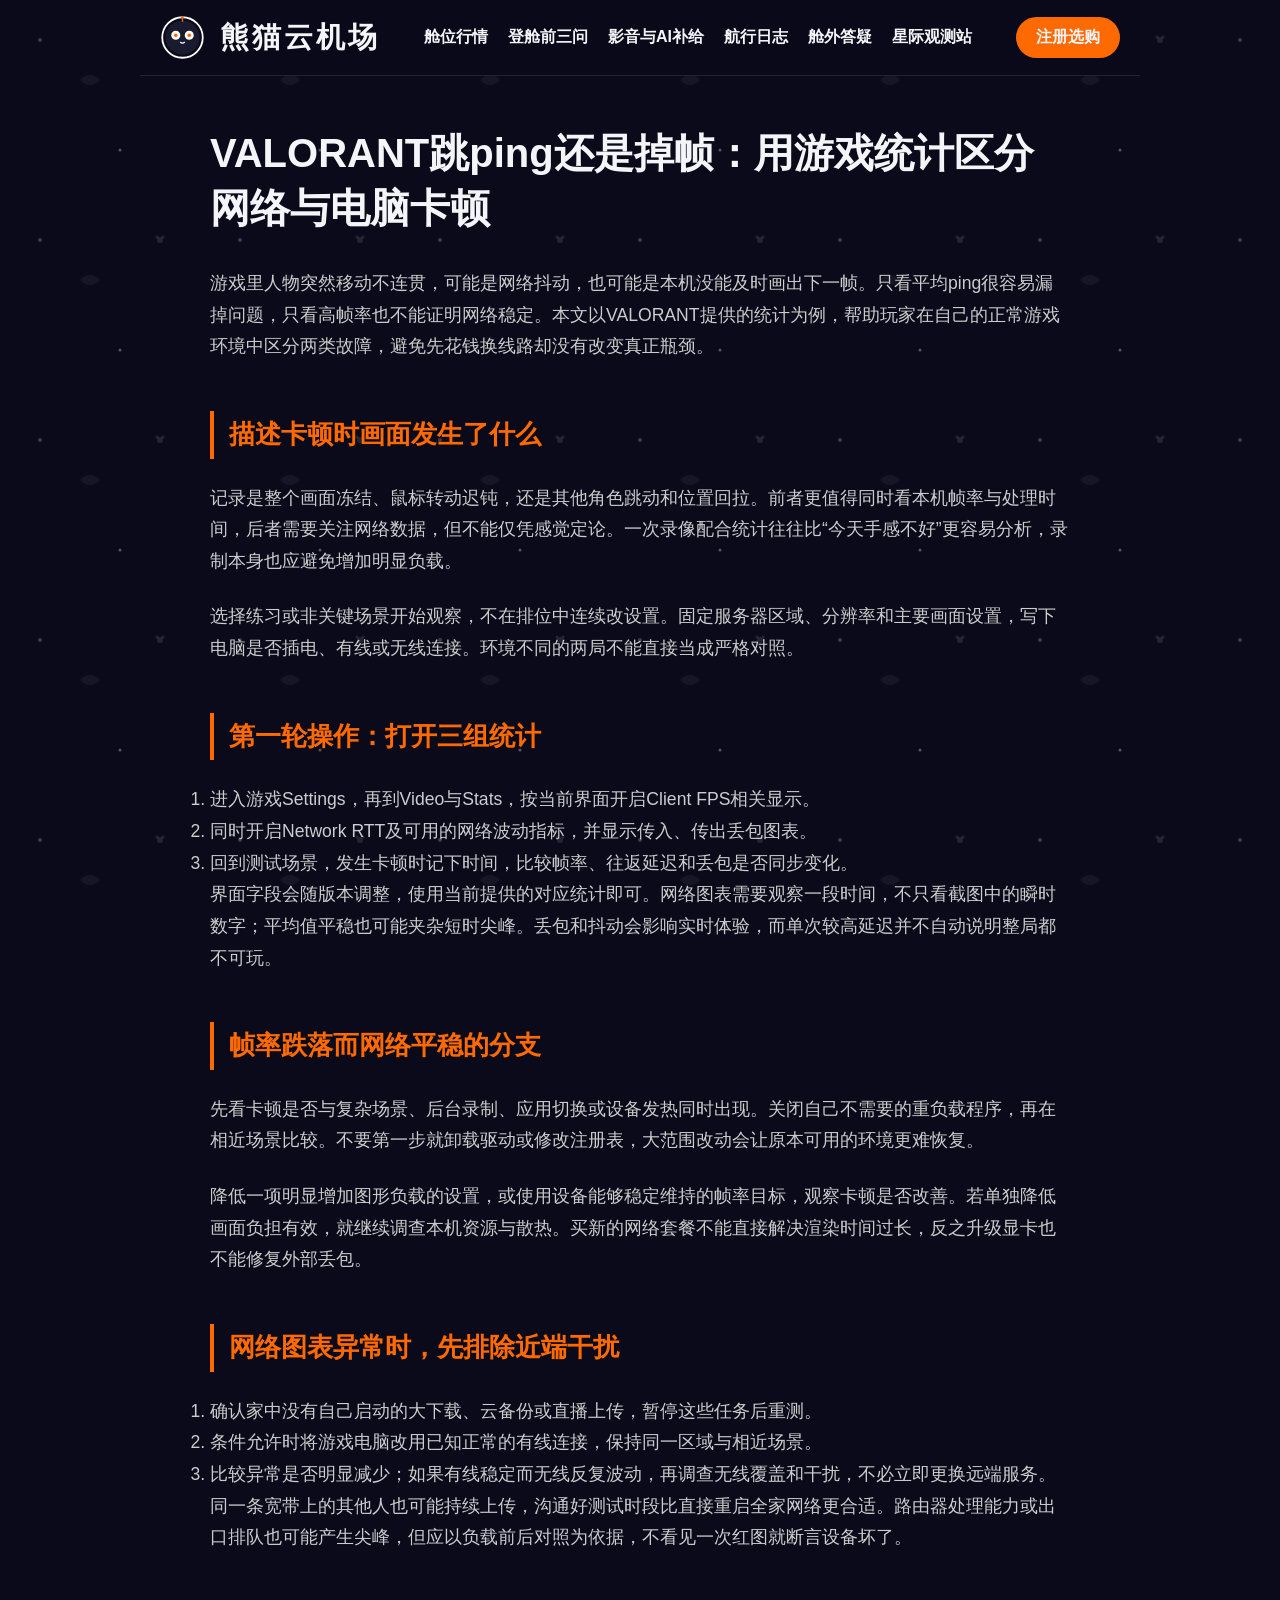
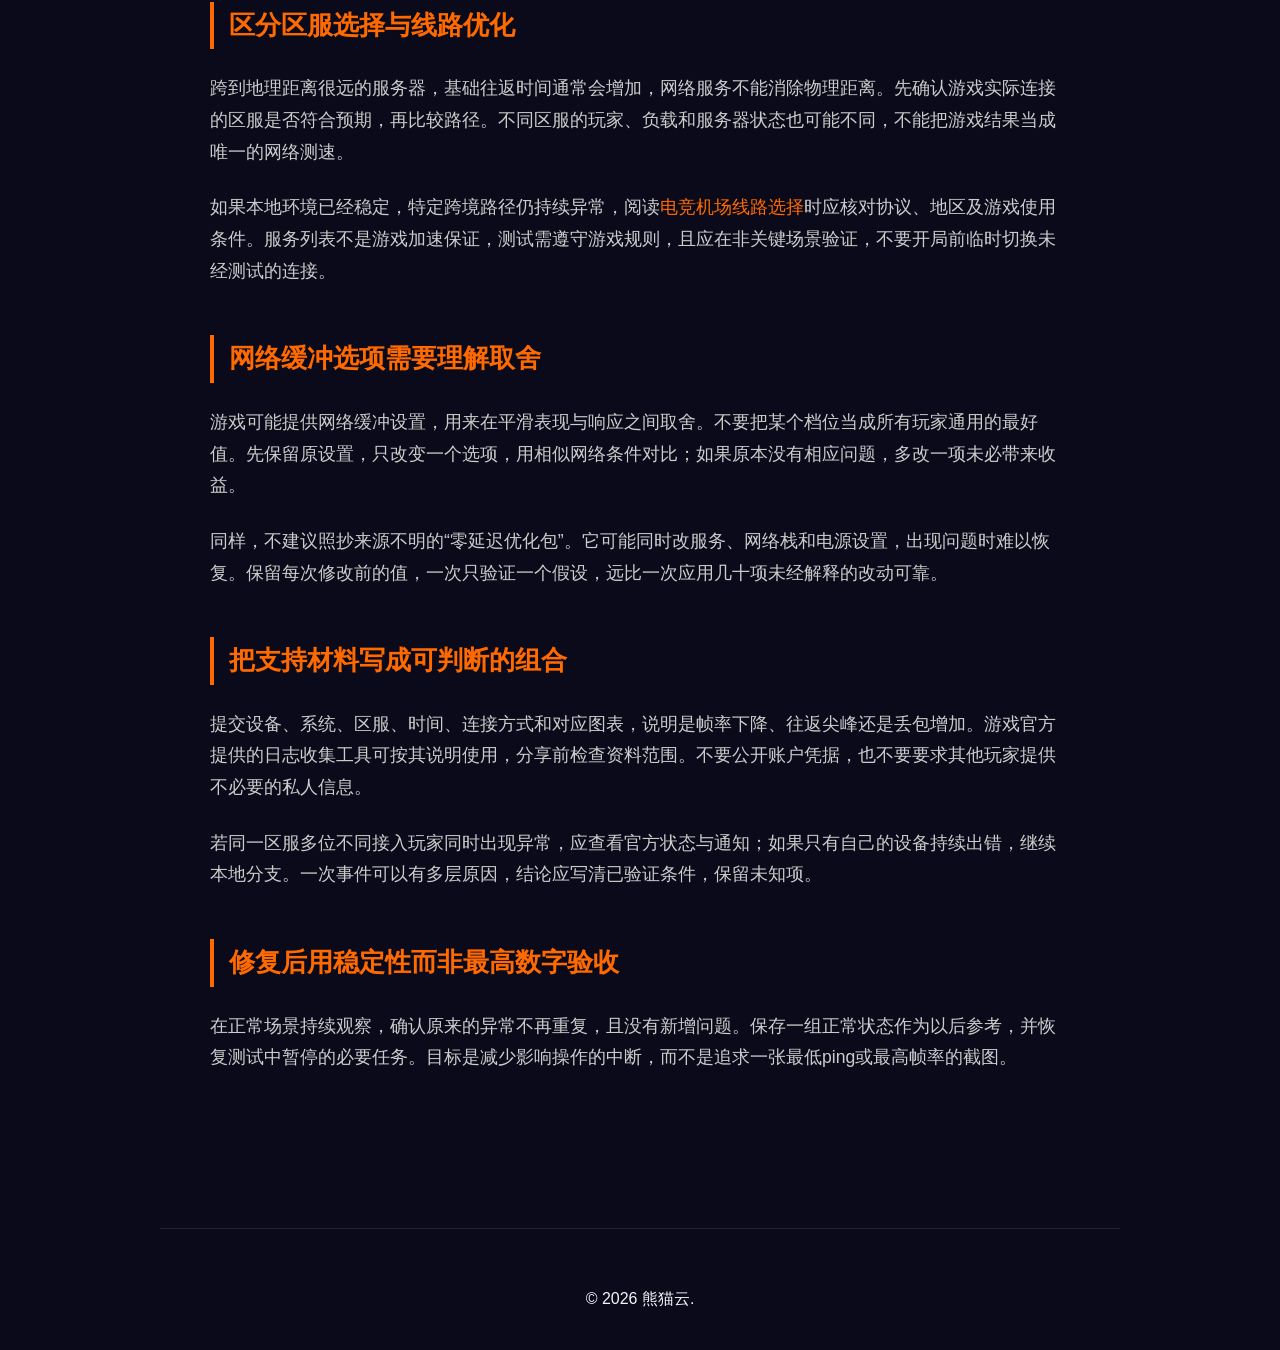
<file: gaming-latency-fix.html>
<!DOCTYPE html>

<html lang="zh-CN">
<head>
<meta charset="utf-8"/>
<meta content="width=device-width, initial-scale=1.0" name="viewport"/>
<title>VALORANT跳ping还是掉帧：用游戏统计区分网络与电脑卡顿</title>
<meta content="打开VALORANT性能图表，同时观察Client FPS、Network RTT与丢包，通过有线和负载对照选择正确排查方向。" name="description"/>
<link href="https://pandayuncloud.cyou/gaming-latency-fix.html" rel="canonical"/>
<link href="style.css" rel="stylesheet"/>
</head>
<body>
<div class="space-deck">
<header class="top-nav sticky-header">
<a class="logo" href="index.html" style="text-decoration:none; color:inherit; border:none;">
<!-- Astronaut Panda Logo -->
<svg height="45" viewbox="0 0 100 100" width="45" xmlns="http://www.w3.org/2000/svg">
<!-- Helmet -->
<circle cx="50" cy="50" fill="none" r="45" stroke="#fff" stroke-width="4"></circle>
<circle cx="50" cy="50" fill="#1a1a2e" r="38"></circle>
<!-- Panda Face -->
<circle cx="35" cy="45" fill="#fff" r="10"></circle>
<circle cx="65" cy="45" fill="#fff" r="10"></circle>
<circle cx="35" cy="45" fill="#ff6a00" r="4"></circle>
<circle cx="65" cy="45" fill="#ff6a00" r="4"></circle>
<path d="M45 60 Q50 65 55 60" fill="none" stroke="#fff" stroke-width="3"></path>
<!-- Antenna -->
<line stroke="#ff6a00" stroke-width="3" x1="50" x2="50" y1="5" y2="15"></line>
<circle cx="50" cy="5" fill="#ff6a00" r="3"></circle>
</svg>
            熊猫云机场
        </a>
<nav class="nav-links">
<a href="index.html#pricing">舱位行情</a>
<a href="index.html#features">登舱前三问</a>
<a href="index.html#media">影音与AI补给</a>
<a href="index.html#reviews">航行日志</a>
<a href="index.html#faq">舱外答疑</a>
<a href="observatory.html">星际观测站</a>
</nav>
<div class="nav-cta">
<a class="capsule-btn btn-small" href="https://ww012.twilightaff.com/#/?code=A56DH1Af" rel="nofollow sponsored noopener" target="_blank">注册选购</a>
</div>
</header>
<main style="padding: 50px 20px; max-width: 900px; margin: 0 auto;">
<h1 style="font-size: 2.5rem; margin-bottom: 2rem; color: #f4f4f9;">VALORANT跳ping还是掉帧：用游戏统计区分网络与电脑卡顿</h1>
<div class="content" style="line-height: 1.8; font-size: 1.1rem; color: #ccc;"><div data-swc-article-body="2026-11-16"><p>游戏里人物突然移动不连贯，可能是网络抖动，也可能是本机没能及时画出下一帧。只看平均ping很容易漏掉问题，只看高帧率也不能证明网络稳定。本文以VALORANT提供的统计为例，帮助玩家在自己的正常游戏环境中区分两类故障，避免先花钱换线路却没有改变真正瓶颈。</p>
<h2>描述卡顿时画面发生了什么</h2>
<p>记录是整个画面冻结、鼠标转动迟钝，还是其他角色跳动和位置回拉。前者更值得同时看本机帧率与处理时间，后者需要关注网络数据，但不能仅凭感觉定论。一次录像配合统计往往比“今天手感不好”更容易分析，录制本身也应避免增加明显负载。</p>
<p>选择练习或非关键场景开始观察，不在排位中连续改设置。固定服务器区域、分辨率和主要画面设置，写下电脑是否插电、有线或无线连接。环境不同的两局不能直接当成严格对照。</p>
<h2>第一轮操作：打开三组统计</h2>
<ol><li>进入游戏Settings，再到Video与Stats，按当前界面开启Client FPS相关显示。</li><li>同时开启Network RTT及可用的网络波动指标，并显示传入、传出丢包图表。</li><li>回到测试场景，发生卡顿时记下时间，比较帧率、往返延迟和丢包是否同步变化。</li></ol>
<p>界面字段会随版本调整，使用当前提供的对应统计即可。网络图表需要观察一段时间，不只看截图中的瞬时数字；平均值平稳也可能夹杂短时尖峰。丢包和抖动会影响实时体验，而单次较高延迟并不自动说明整局都不可玩。</p>
<h2>帧率跌落而网络平稳的分支</h2>
<p>先看卡顿是否与复杂场景、后台录制、应用切换或设备发热同时出现。关闭自己不需要的重负载程序，再在相近场景比较。不要第一步就卸载驱动或修改注册表，大范围改动会让原本可用的环境更难恢复。</p>
<p>降低一项明显增加图形负载的设置，或使用设备能够稳定维持的帧率目标，观察卡顿是否改善。若单独降低画面负担有效，就继续调查本机资源与散热。买新的网络套餐不能直接解决渲染时间过长，反之升级显卡也不能修复外部丢包。</p>
<h2>网络图表异常时，先排除近端干扰</h2>
<ol><li>确认家中没有自己启动的大下载、云备份或直播上传，暂停这些任务后重测。</li><li>条件允许时将游戏电脑改用已知正常的有线连接，保持同一区域与相近场景。</li><li>比较异常是否明显减少；如果有线稳定而无线反复波动，再调查无线覆盖和干扰，不必立即更换远端服务。</li></ol>
<p>同一条宽带上的其他人也可能持续上传，沟通好测试时段比直接重启全家网络更合适。路由器处理能力或出口排队也可能产生尖峰，但应以负载前后对照为依据，不看见一次红图就断言设备坏了。</p>
<h2>区分区服选择与线路优化</h2>
<p>跨到地理距离很远的服务器，基础往返时间通常会增加，网络服务不能消除物理距离。先确认游戏实际连接的区服是否符合预期，再比较路径。不同区服的玩家、负载和服务器状态也可能不同，不能把游戏结果当成唯一的网络测速。</p>
<p>如果本地环境已经稳定，特定跨境路径仍持续异常，阅读<a href="https://dajichang.mom/">电竞机场线路选择</a>时应核对协议、地区及游戏使用条件。服务列表不是游戏加速保证，测试需遵守游戏规则，且应在非关键场景验证，不要开局前临时切换未经测试的连接。</p>
<h2>网络缓冲选项需要理解取舍</h2>
<p>游戏可能提供网络缓冲设置，用来在平滑表现与响应之间取舍。不要把某个档位当成所有玩家通用的最好值。先保留原设置，只改变一个选项，用相似网络条件对比；如果原本没有相应问题，多改一项未必带来收益。</p>
<p>同样，不建议照抄来源不明的“零延迟优化包”。它可能同时改服务、网络栈和电源设置，出现问题时难以恢复。保留每次修改前的值，一次只验证一个假设，远比一次应用几十项未经解释的改动可靠。</p>
<h2>把支持材料写成可判断的组合</h2>
<p>提交设备、系统、区服、时间、连接方式和对应图表，说明是帧率下降、往返尖峰还是丢包增加。游戏官方提供的日志收集工具可按其说明使用，分享前检查资料范围。不要公开账户凭据，也不要要求其他玩家提供不必要的私人信息。</p>
<p>若同一区服多位不同接入玩家同时出现异常，应查看官方状态与通知；如果只有自己的设备持续出错，继续本地分支。一次事件可以有多层原因，结论应写清已验证条件，保留未知项。</p>
<h2>修复后用稳定性而非最高数字验收</h2>
<p>在正常场景持续观察，确认原来的异常不再重复，且没有新增问题。保存一组正常状态作为以后参考，并恢复测试中暂停的必要任务。目标是减少影响操作的中断，而不是追求一张最低ping或最高帧率的截图。</p></div></div>
</main>
<footer class="footer-nav">
<p>© 2026 熊猫云.</p>
</footer>
</div>
</body>
</html>
</file>
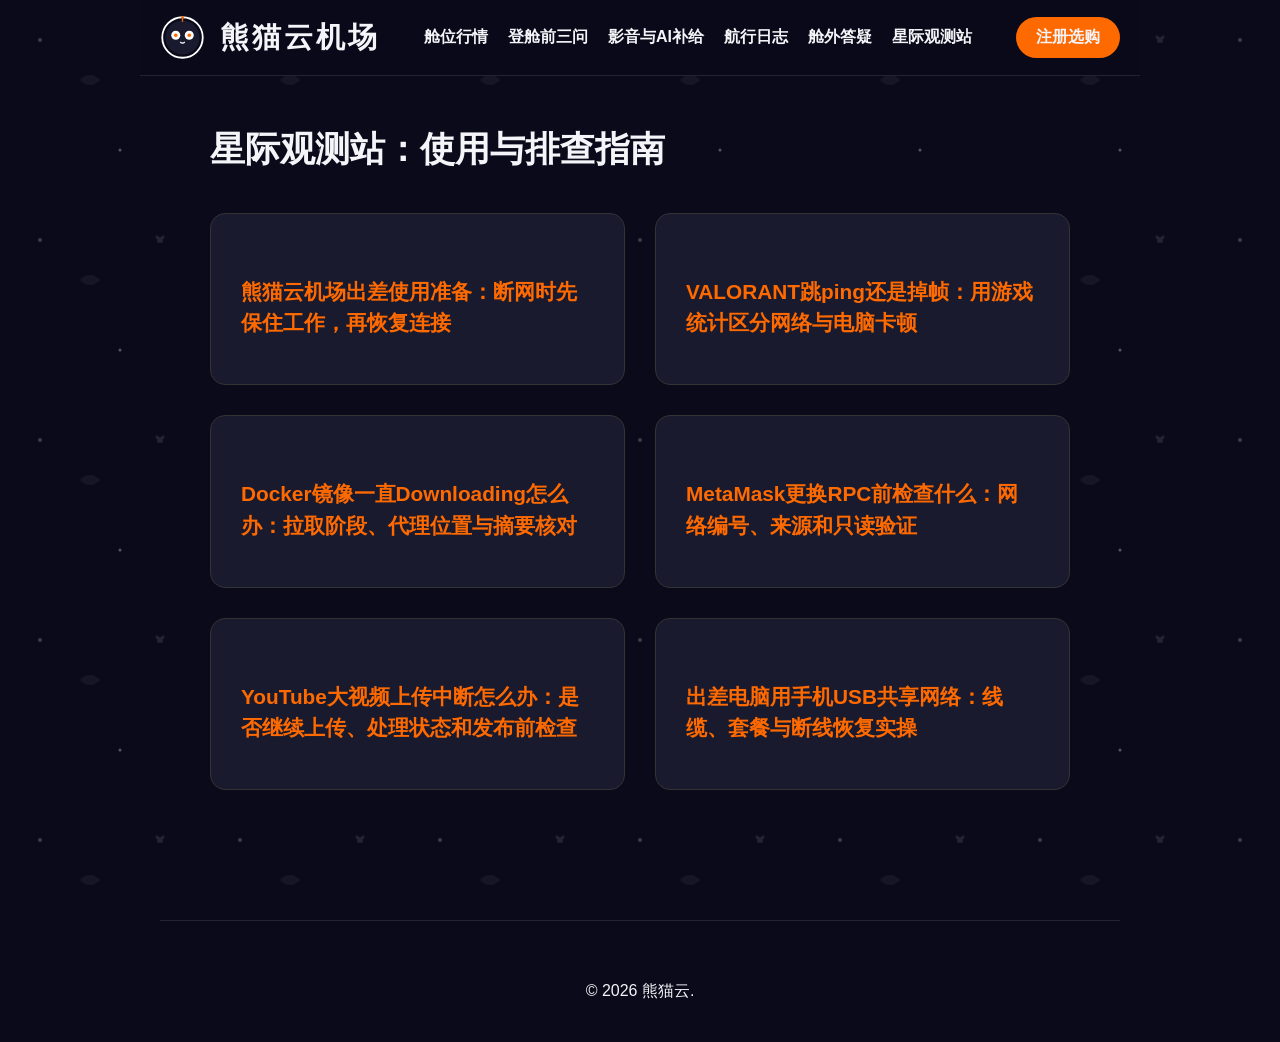
<file: observatory.html>
<!DOCTYPE html>

<html lang="zh-CN">
<head>
<meta charset="utf-8"/>
<meta content="width=device-width, initial-scale=1.0" name="viewport"/>
<title>星际观测站：开发、旅行与安全指南 - 熊猫云</title>
<meta content="熊猫云星际观测站：Flutter 与 Android 下载加速、旅行联网方式、云游戏网络、视频上传排查、体验清单与浏览器扩展审查。" name="description"/>
<link href="https://pandayuncloud.cyou/observatory.html" rel="canonical"/>
<link href="style.css" rel="stylesheet"/>
</head>
<body>
<div class="space-deck">
<header class="top-nav sticky-header">
<a class="logo" href="index.html" style="text-decoration:none; color:inherit; border:none;">
<!-- Astronaut Panda Logo -->
<svg height="45" viewbox="0 0 100 100" width="45" xmlns="http://www.w3.org/2000/svg">
<!-- Helmet -->
<circle cx="50" cy="50" fill="none" r="45" stroke="#fff" stroke-width="4"></circle>
<circle cx="50" cy="50" fill="#1a1a2e" r="38"></circle>
<!-- Panda Face -->
<circle cx="35" cy="45" fill="#fff" r="10"></circle>
<circle cx="65" cy="45" fill="#fff" r="10"></circle>
<circle cx="35" cy="45" fill="#ff6a00" r="4"></circle>
<circle cx="65" cy="45" fill="#ff6a00" r="4"></circle>
<path d="M45 60 Q50 65 55 60" fill="none" stroke="#fff" stroke-width="3"></path>
<!-- Antenna -->
<line stroke="#ff6a00" stroke-width="3" x1="50" x2="50" y1="5" y2="15"></line>
<circle cx="50" cy="5" fill="#ff6a00" r="3"></circle>
</svg>
            熊猫云机场
        </a>
<nav class="nav-links">
<a href="index.html#pricing">舱位行情</a>
<a href="index.html#features">登舱前三问</a>
<a href="index.html#media">影音与AI补给</a>
<a href="index.html#reviews">航行日志</a>
<a href="index.html#faq">舱外答疑</a>
<a href="observatory.html">星际观测站</a>
</nav>
<div class="nav-cta">
<a class="capsule-btn btn-small" href="https://ww012.twilightaff.com/#/?code=A56DH1Af" rel="nofollow sponsored noopener" target="_blank">注册选购</a>
</div>
</header>
<main style="padding: 50px 20px; max-width: 900px; margin: 0 auto;">
        <h1 style="font-size:2.2rem; margin-bottom:1.5rem; color:#f4f4f9;">星际观测站：使用与排查指南</h1>
        <div class="content" style="line-height: 1.8; font-size: 1.1rem; color: #ccc;">
<div class="article-grid">
<div class="article-card"><a href="warp-drive-network.html"><h3>熊猫云机场出差使用准备：断网时先保住工作，再恢复连接</h3></a></div>
<div class="article-card"><a href="gaming-latency-fix.html"><h3>VALORANT跳ping还是掉帧：用游戏统计区分网络与电脑卡顿</h3></a></div>
<div class="article-card"><a href="developer-api-tools.html"><h3>Docker镜像一直Downloading怎么办：拉取阶段、代理位置与摘要核对</h3></a></div>
<div class="article-card"><a href="web3-security-nodes.html"><h3>MetaMask更换RPC前检查什么：网络编号、来源和只读验证</h3></a></div>
<div class="article-card"><a href="video-creation-upload.html"><h3>YouTube大视频上传中断怎么办：是否继续上传、处理状态和发布前检查</h3></a></div>
<div class="article-card"><a href="digital-nomad-gear.html"><h3>出差电脑用手机USB共享网络：线缆、套餐与断线恢复实操</h3></a></div>
</div>
</div>
</main>
<footer class="footer-nav">
<p>© 2026 熊猫云.</p>
</footer>
</div>
</body>
</html>
</file>
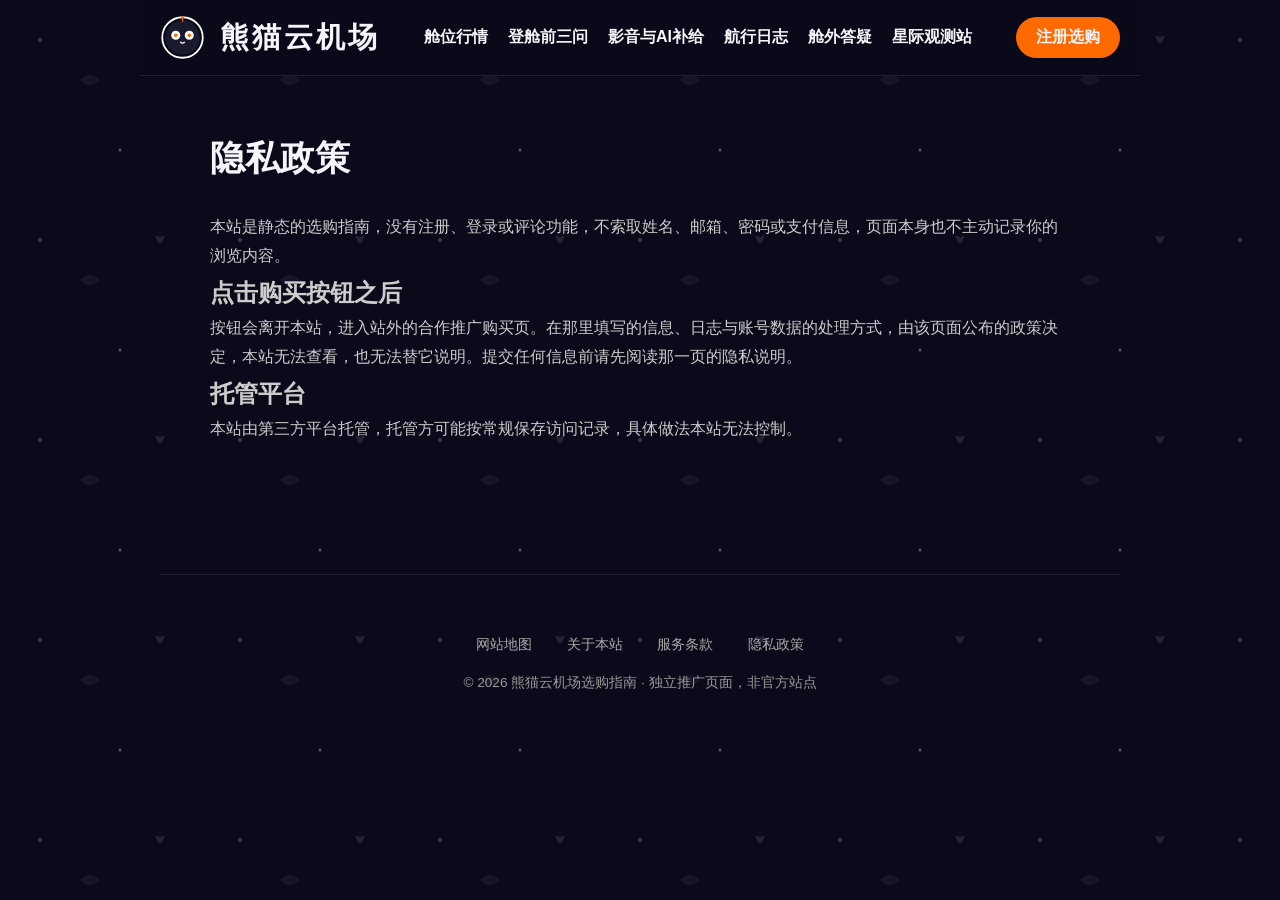
<file: privacy.html>
<!DOCTYPE html>
<html lang="zh-CN">
<head>
<meta charset="utf-8"/>
<meta content="width=device-width, initial-scale=1.0" name="viewport"/>
<title>隐私政策 - 熊猫云机场选购指南</title>
<meta content="熊猫云机场选购指南的隐私政策，说明本站收集哪些信息及其用途。" name="description"/>
<link href="https://pandayuncloud.cyou/privacy.html" rel="canonical"/>
<link href="style.css" rel="stylesheet"/>
</head>
<body>
<div class="space-deck">
<header class="top-nav sticky-header">
<a class="logo" href="index.html" style="text-decoration:none; color:inherit; border:none;">
<svg aria-label="熊猫云插图" height="45" role="img" viewbox="0 0 100 100" width="45" xmlns="http://www.w3.org/2000/svg">
<!-- Helmet -->
<circle cx="50" cy="50" fill="none" r="45" stroke="#fff" stroke-width="4"></circle>
<circle cx="50" cy="50" fill="#1a1a2e" r="38"></circle>
<!-- Panda Face -->
<circle cx="35" cy="45" fill="#fff" r="10"></circle>
<circle cx="65" cy="45" fill="#fff" r="10"></circle>
<circle cx="35" cy="45" fill="#ff6a00" r="4"></circle>
<circle cx="65" cy="45" fill="#ff6a00" r="4"></circle>
<path d="M45 60 Q50 65 55 60" fill="none" stroke="#fff" stroke-width="3"></path>
<!-- Antenna -->
<line stroke="#ff6a00" stroke-width="3" x1="50" x2="50" y1="5" y2="15"></line>
<circle cx="50" cy="5" fill="#ff6a00" r="3"></circle>
</svg>
            熊猫云机场
        </a>
<nav class="nav-links">
<a href="index.html#pricing">舱位行情</a>
<a href="index.html#features">登舱前三问</a>
<a href="index.html#media">影音与AI补给</a>
<a href="index.html#reviews">航行日志</a>
<a href="index.html#faq">舱外答疑</a>
<a href="observatory.html">星际观测站</a>
</nav>
<div class="nav-cta">
<a class="capsule-btn btn-small" href="https://ww012.twilightaff.com/#/?code=A56DH1Af" rel="nofollow sponsored noopener" target="_blank">注册选购</a>
</div>
</header>
<main style="padding: 50px 20px; max-width: 900px; margin: 0 auto; line-height:1.8; color:#ccc;">
<h1 style="font-size:2.2rem; margin-bottom:1.5rem; color:#f4f4f9;">隐私政策</h1>
<p>本站是静态的选购指南，没有注册、登录或评论功能，不索取姓名、邮箱、密码或支付信息，页面本身也不主动记录你的浏览内容。</p>
<h2>点击购买按钮之后</h2>
<p>按钮会离开本站，进入站外的合作推广购买页。在那里填写的信息、日志与账号数据的处理方式，由该页面公布的政策决定，本站无法查看，也无法替它说明。提交任何信息前请先阅读那一页的隐私说明。</p>
<h2>托管平台</h2>
<p>本站由第三方平台托管，托管方可能按常规保存访问记录，具体做法本站无法控制。</p>
</main>
<footer class="footer-nav">
<a href="sitemap.html">网站地图</a>
<a href="about.html">关于本站</a>
<a href="terms.html">服务条款</a>
<a href="privacy.html">隐私政策</a>
<p style="margin-top:20px; color:#999; font-size:0.85rem;">© 2026 熊猫云机场选购指南 · 独立推广页面，非官方站点</p>
</footer>
</div>
</body>
</html>
</file>
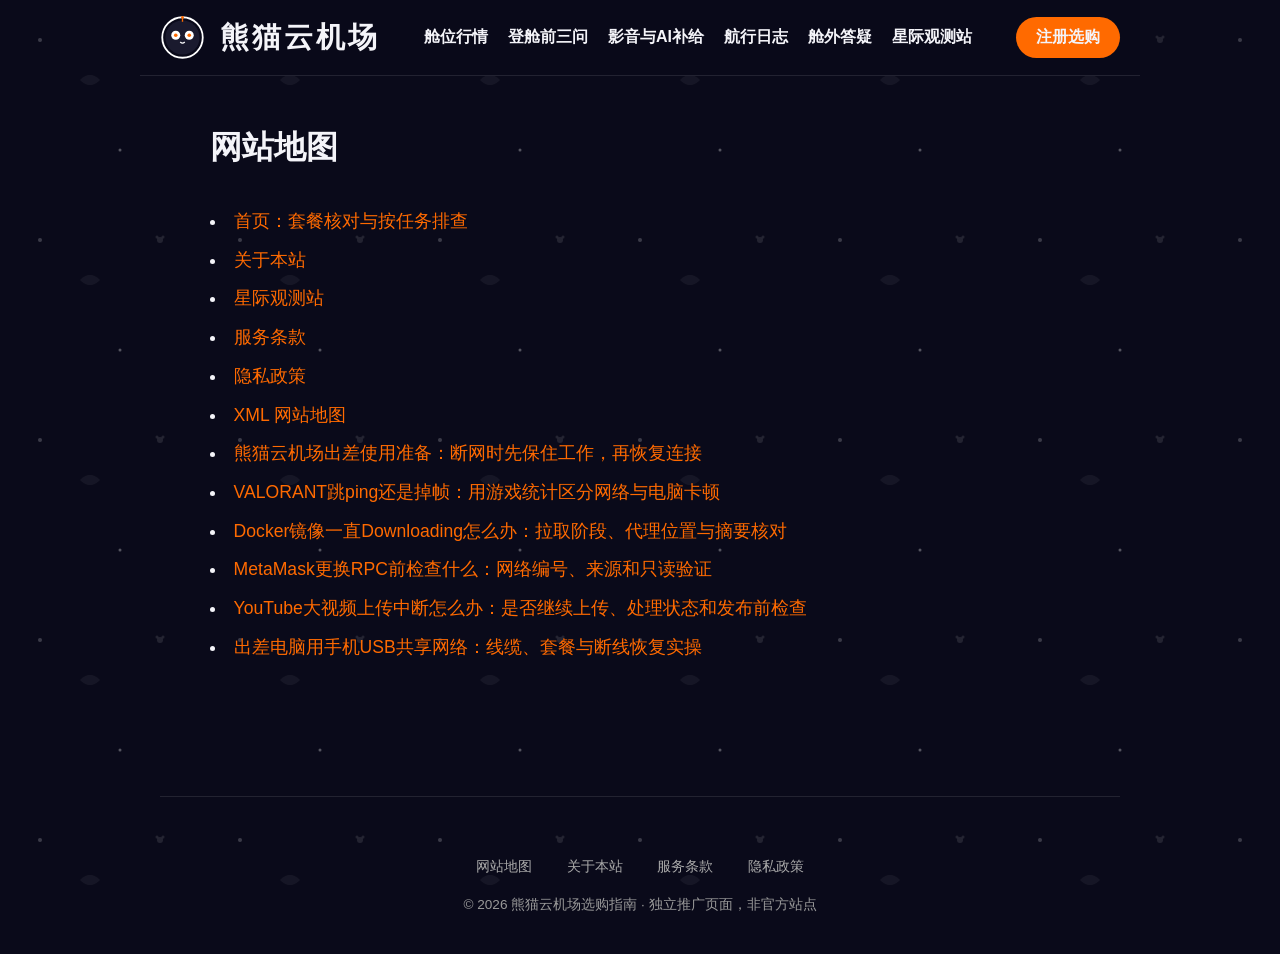
<file: sitemap.html>
<!DOCTYPE html>
<html lang="zh-CN">
<head>
<meta charset="utf-8"/>
<meta content="width=device-width, initial-scale=1.0" name="viewport"/>
<title>网站地图 - 熊猫云机场选购指南</title>
<meta content="熊猫云机场选购指南全站页面索引。" name="description"/>
<link href="https://pandayuncloud.cyou/sitemap.html" rel="canonical"/>
<link href="style.css" rel="stylesheet"/>
</head>
<body>
<div class="space-deck">
<header class="top-nav sticky-header">
<a class="logo" href="index.html" style="text-decoration:none; color:inherit; border:none;">
<svg aria-label="熊猫云插图" height="45" role="img" viewbox="0 0 100 100" width="45" xmlns="http://www.w3.org/2000/svg">
<!-- Helmet -->
<circle cx="50" cy="50" fill="none" r="45" stroke="#fff" stroke-width="4"></circle>
<circle cx="50" cy="50" fill="#1a1a2e" r="38"></circle>
<!-- Panda Face -->
<circle cx="35" cy="45" fill="#fff" r="10"></circle>
<circle cx="65" cy="45" fill="#fff" r="10"></circle>
<circle cx="35" cy="45" fill="#ff6a00" r="4"></circle>
<circle cx="65" cy="45" fill="#ff6a00" r="4"></circle>
<path d="M45 60 Q50 65 55 60" fill="none" stroke="#fff" stroke-width="3"></path>
<!-- Antenna -->
<line stroke="#ff6a00" stroke-width="3" x1="50" x2="50" y1="5" y2="15"></line>
<circle cx="50" cy="5" fill="#ff6a00" r="3"></circle>
</svg>
            熊猫云机场
        </a>
<nav class="nav-links">
<a href="index.html#pricing">舱位行情</a>
<a href="index.html#features">登舱前三问</a>
<a href="index.html#media">影音与AI补给</a>
<a href="index.html#reviews">航行日志</a>
<a href="index.html#faq">舱外答疑</a>
<a href="observatory.html">星际观测站</a>
</nav>
<div class="nav-cta">
<a class="capsule-btn btn-small" href="https://ww012.twilightaff.com/#/?code=A56DH1Af" rel="nofollow sponsored noopener" target="_blank">注册选购</a>
</div>
</header>
<main style="padding: 50px 20px; max-width: 900px; margin: 0 auto;">
<h1 style="margin-bottom:2rem;">网站地图</h1>
<ul style="line-height:2.2; font-size:1.1rem; list-style-position: inside;">
<li><a href="index.html">首页：套餐核对与按任务排查</a></li>
<li><a href="about.html">关于本站</a></li>
<li><a href="observatory.html">星际观测站</a></li>
<li><a href="terms.html">服务条款</a></li>
<li><a href="privacy.html">隐私政策</a></li>
<li><a href="sitemap.xml">XML 网站地图</a></li>
<li><a href="warp-drive-network.html">熊猫云机场出差使用准备：断网时先保住工作，再恢复连接</a></li>
<li><a href="gaming-latency-fix.html">VALORANT跳ping还是掉帧：用游戏统计区分网络与电脑卡顿</a></li>
<li><a href="developer-api-tools.html">Docker镜像一直Downloading怎么办：拉取阶段、代理位置与摘要核对</a></li>
<li><a href="web3-security-nodes.html">MetaMask更换RPC前检查什么：网络编号、来源和只读验证</a></li>
<li><a href="video-creation-upload.html">YouTube大视频上传中断怎么办：是否继续上传、处理状态和发布前检查</a></li>
<li><a href="digital-nomad-gear.html">出差电脑用手机USB共享网络：线缆、套餐与断线恢复实操</a></li>
</ul>
</main>
<footer class="footer-nav">
<a href="sitemap.html">网站地图</a>
<a href="about.html">关于本站</a>
<a href="terms.html">服务条款</a>
<a href="privacy.html">隐私政策</a>
<p style="margin-top:20px; color:#999; font-size:0.85rem;">© 2026 熊猫云机场选购指南 · 独立推广页面，非官方站点</p>
</footer>
</div>
</body>
</html>
</file>
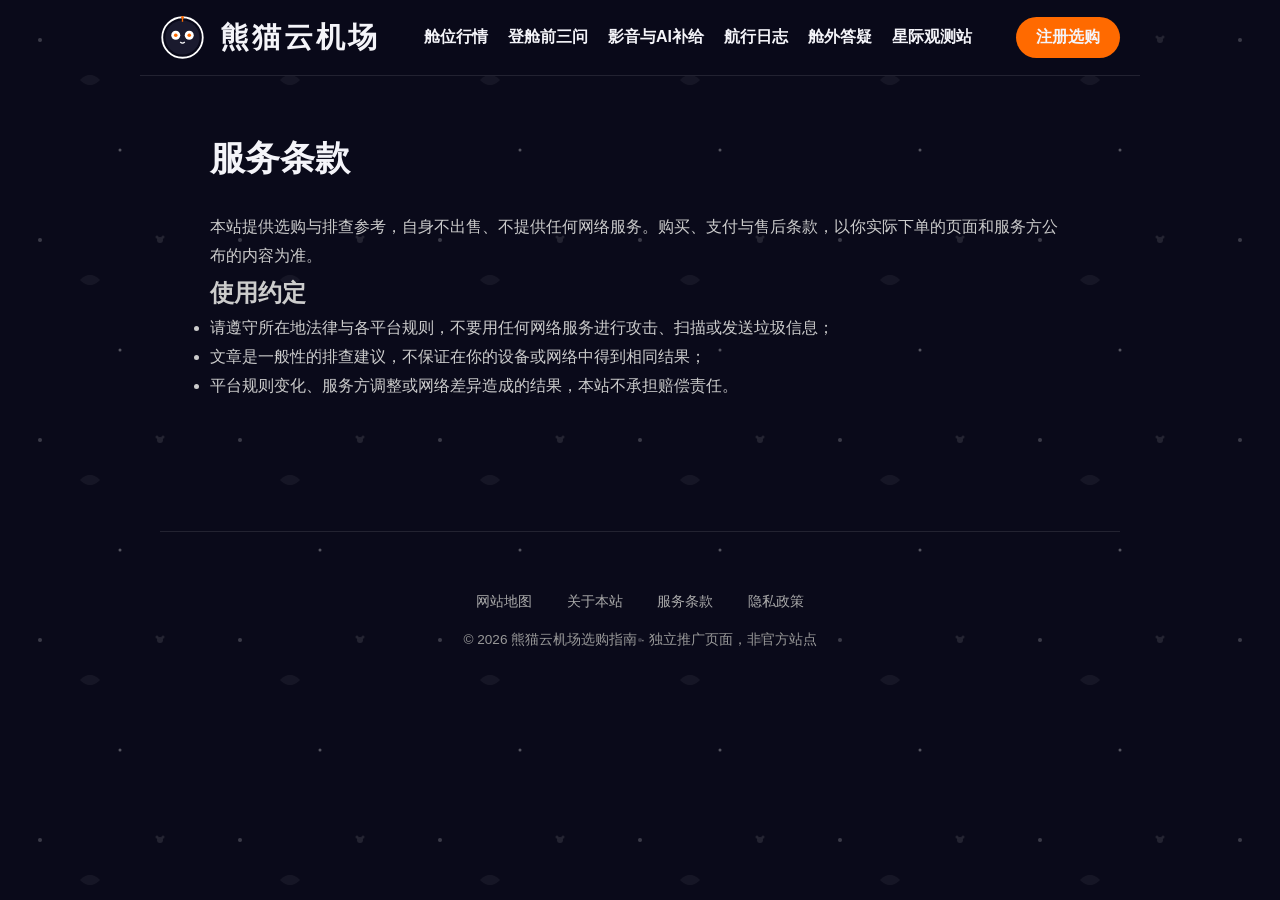
<file: terms.html>
<!DOCTYPE html>
<html lang="zh-CN">
<head>
<meta charset="utf-8"/>
<meta content="width=device-width, initial-scale=1.0" name="viewport"/>
<title>服务条款 - 熊猫云机场选购指南</title>
<meta content="熊猫云机场选购指南的服务条款与免责声明。" name="description"/>
<link href="https://pandayuncloud.cyou/terms.html" rel="canonical"/>
<link href="style.css" rel="stylesheet"/>
</head>
<body>
<div class="space-deck">
<header class="top-nav sticky-header">
<a class="logo" href="index.html" style="text-decoration:none; color:inherit; border:none;">
<svg aria-label="熊猫云插图" height="45" role="img" viewbox="0 0 100 100" width="45" xmlns="http://www.w3.org/2000/svg">
<!-- Helmet -->
<circle cx="50" cy="50" fill="none" r="45" stroke="#fff" stroke-width="4"></circle>
<circle cx="50" cy="50" fill="#1a1a2e" r="38"></circle>
<!-- Panda Face -->
<circle cx="35" cy="45" fill="#fff" r="10"></circle>
<circle cx="65" cy="45" fill="#fff" r="10"></circle>
<circle cx="35" cy="45" fill="#ff6a00" r="4"></circle>
<circle cx="65" cy="45" fill="#ff6a00" r="4"></circle>
<path d="M45 60 Q50 65 55 60" fill="none" stroke="#fff" stroke-width="3"></path>
<!-- Antenna -->
<line stroke="#ff6a00" stroke-width="3" x1="50" x2="50" y1="5" y2="15"></line>
<circle cx="50" cy="5" fill="#ff6a00" r="3"></circle>
</svg>
            熊猫云机场
        </a>
<nav class="nav-links">
<a href="index.html#pricing">舱位行情</a>
<a href="index.html#features">登舱前三问</a>
<a href="index.html#media">影音与AI补给</a>
<a href="index.html#reviews">航行日志</a>
<a href="index.html#faq">舱外答疑</a>
<a href="observatory.html">星际观测站</a>
</nav>
<div class="nav-cta">
<a class="capsule-btn btn-small" href="https://ww012.twilightaff.com/#/?code=A56DH1Af" rel="nofollow sponsored noopener" target="_blank">注册选购</a>
</div>
</header>
<main style="padding: 50px 20px; max-width: 900px; margin: 0 auto; line-height:1.8; color:#ccc;">
<h1 style="font-size:2.2rem; margin-bottom:1.5rem; color:#f4f4f9;">服务条款</h1>
<p>本站提供选购与排查参考，自身不出售、不提供任何网络服务。购买、支付与售后条款，以你实际下单的页面和服务方公布的内容为准。</p>
<h2>使用约定</h2>
<ul><li>请遵守所在地法律与各平台规则，不要用任何网络服务进行攻击、扫描或发送垃圾信息；</li><li>文章是一般性的排查建议，不保证在你的设备或网络中得到相同结果；</li><li>平台规则变化、服务方调整或网络差异造成的结果，本站不承担赔偿责任。</li></ul>
</main>
<footer class="footer-nav">
<a href="sitemap.html">网站地图</a>
<a href="about.html">关于本站</a>
<a href="terms.html">服务条款</a>
<a href="privacy.html">隐私政策</a>
<p style="margin-top:20px; color:#999; font-size:0.85rem;">© 2026 熊猫云机场选购指南 · 独立推广页面，非官方站点</p>
</footer>
</div>
</body>
</html>
</file>
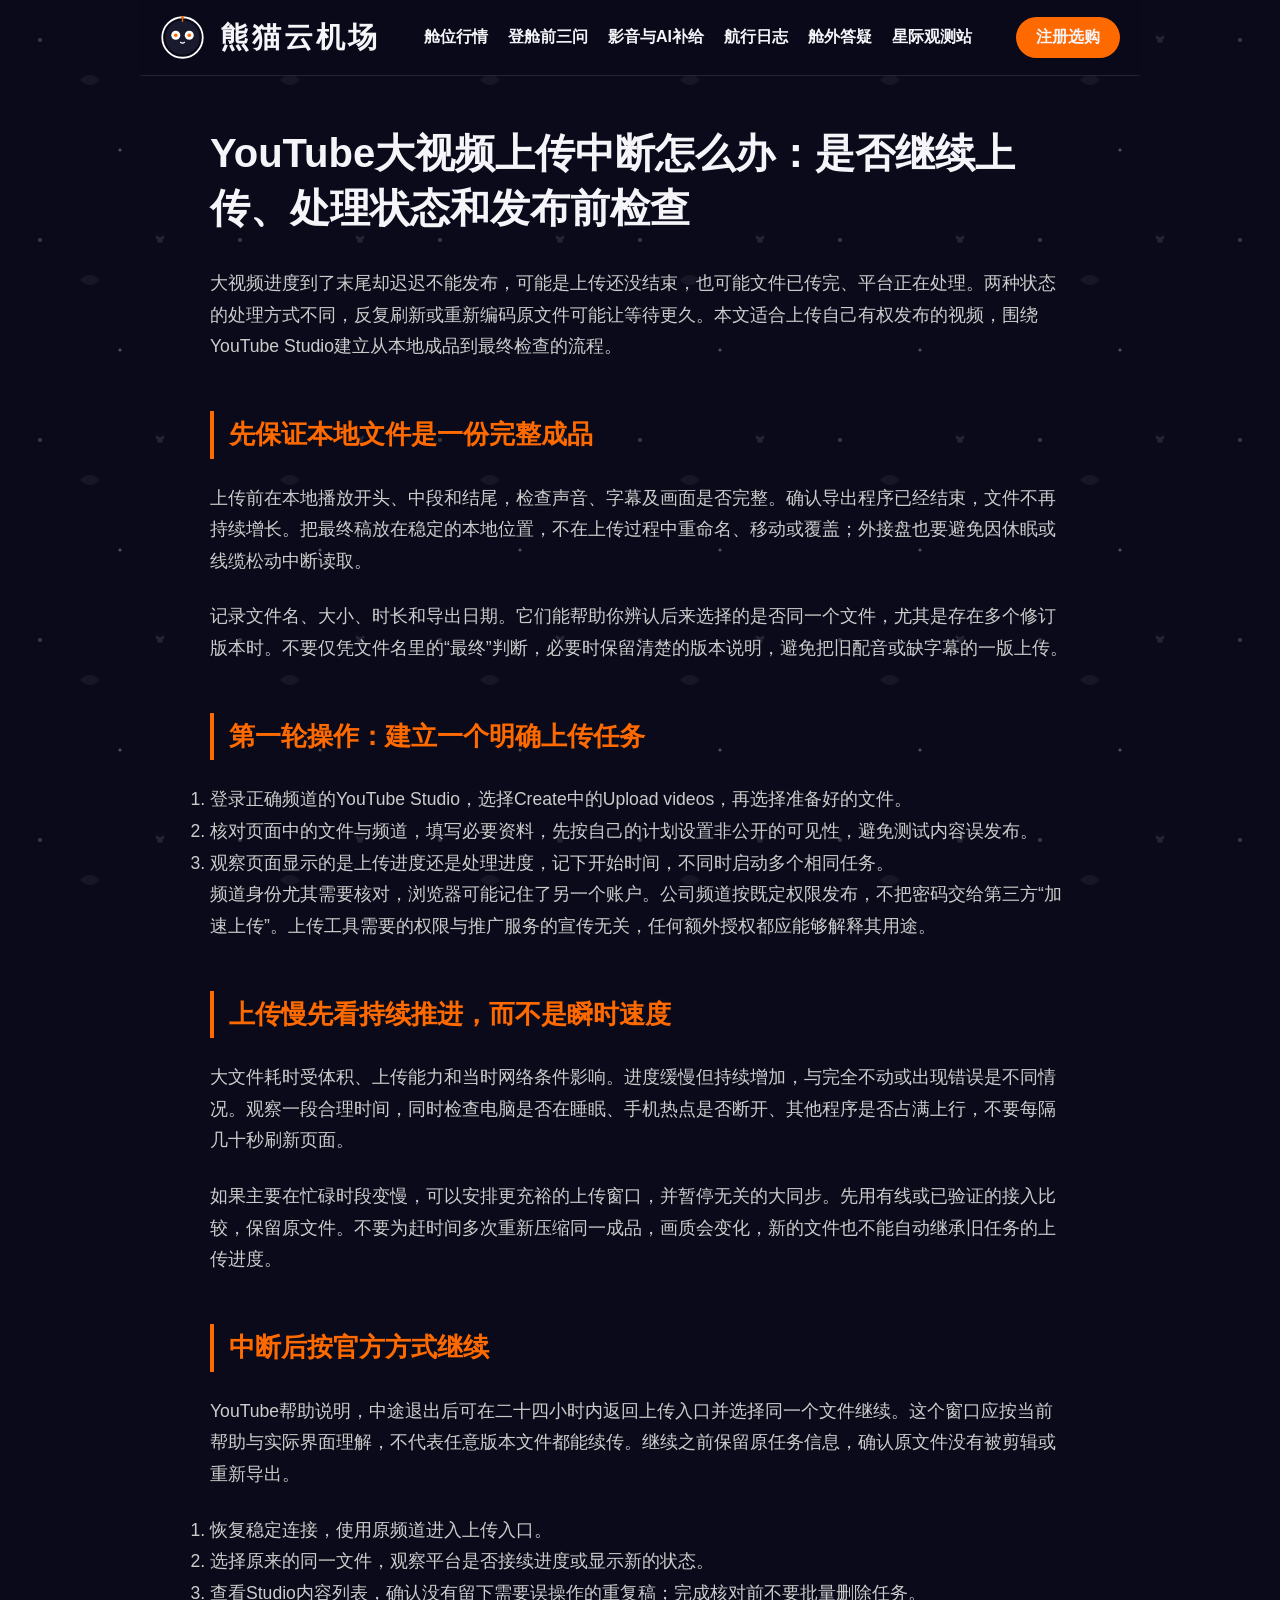
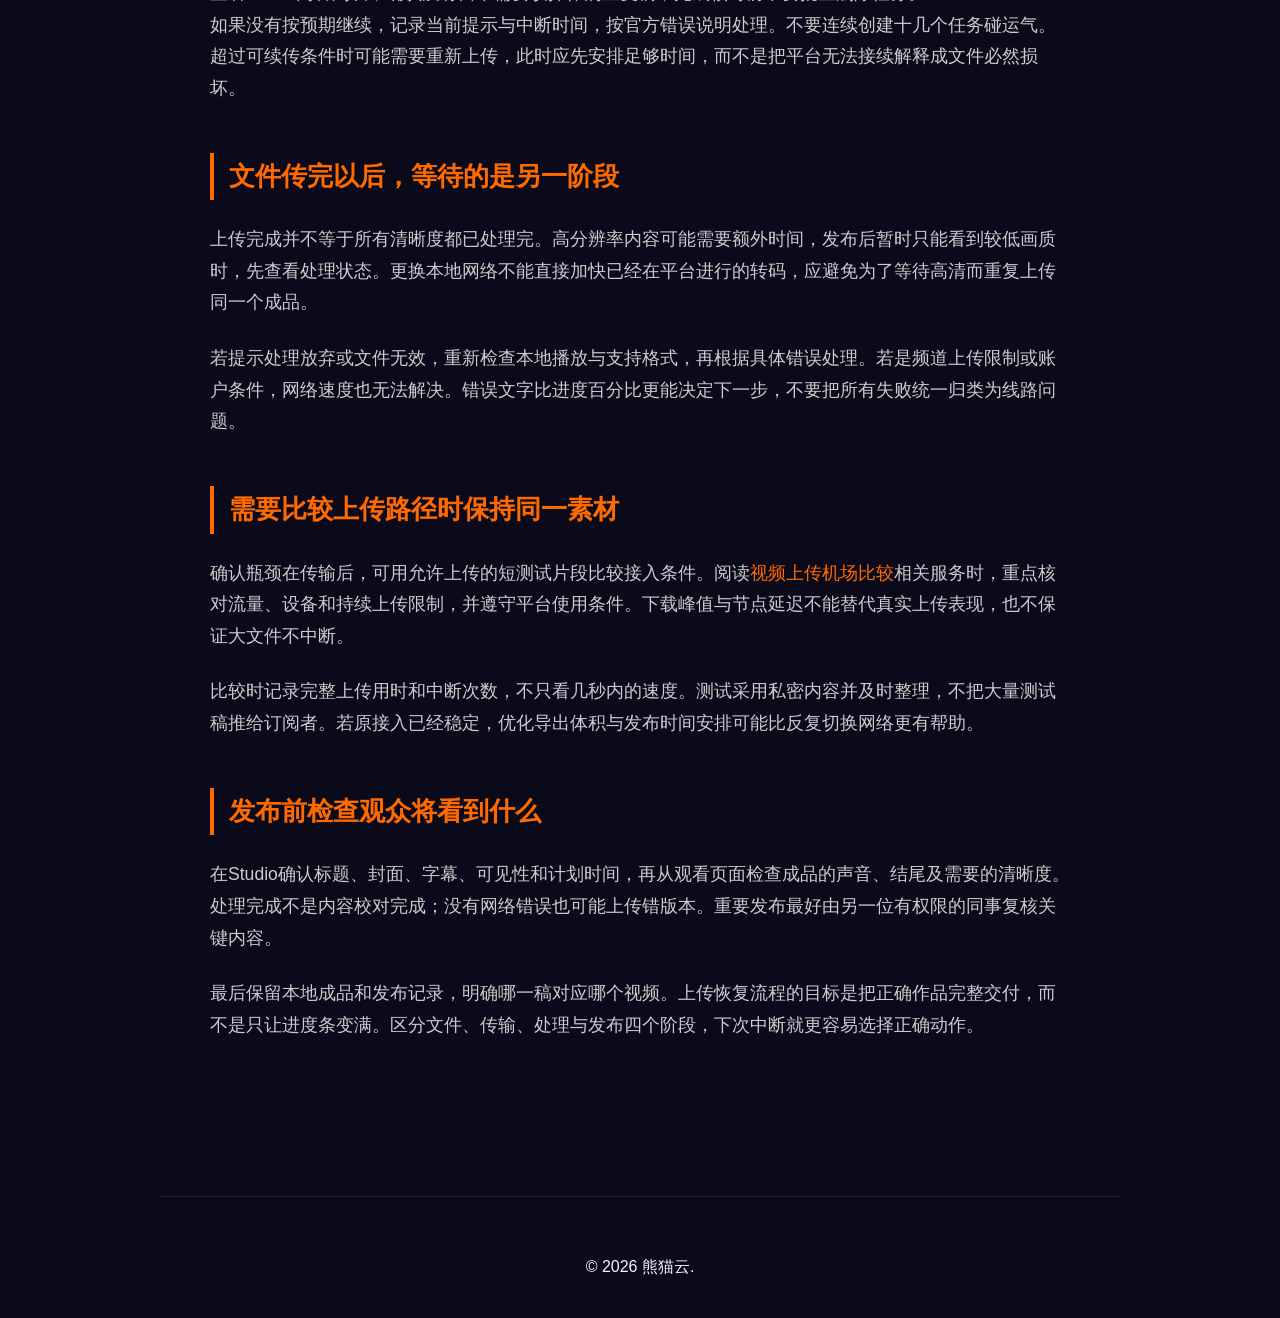
<file: video-creation-upload.html>
<!DOCTYPE html>

<html lang="zh-CN">
<head>
<meta charset="utf-8"/>
<meta content="width=device-width, initial-scale=1.0" name="viewport"/>
<title>YouTube大视频上传中断怎么办：是否继续上传、处理状态和发布前检查</title>
<meta content="从YouTube Studio上传到高清处理分别记录进度，按官方方式续传同一文件，避免重复发布或把转码等待误当断网。" name="description"/>
<link href="https://pandayuncloud.cyou/video-creation-upload.html" rel="canonical"/>
<link href="style.css" rel="stylesheet"/>
</head>
<body>
<div class="space-deck">
<header class="top-nav sticky-header">
<a class="logo" href="index.html" style="text-decoration:none; color:inherit; border:none;">
<!-- Astronaut Panda Logo -->
<svg height="45" viewbox="0 0 100 100" width="45" xmlns="http://www.w3.org/2000/svg">
<!-- Helmet -->
<circle cx="50" cy="50" fill="none" r="45" stroke="#fff" stroke-width="4"></circle>
<circle cx="50" cy="50" fill="#1a1a2e" r="38"></circle>
<!-- Panda Face -->
<circle cx="35" cy="45" fill="#fff" r="10"></circle>
<circle cx="65" cy="45" fill="#fff" r="10"></circle>
<circle cx="35" cy="45" fill="#ff6a00" r="4"></circle>
<circle cx="65" cy="45" fill="#ff6a00" r="4"></circle>
<path d="M45 60 Q50 65 55 60" fill="none" stroke="#fff" stroke-width="3"></path>
<!-- Antenna -->
<line stroke="#ff6a00" stroke-width="3" x1="50" x2="50" y1="5" y2="15"></line>
<circle cx="50" cy="5" fill="#ff6a00" r="3"></circle>
</svg>
            熊猫云机场
        </a>
<nav class="nav-links">
<a href="index.html#pricing">舱位行情</a>
<a href="index.html#features">登舱前三问</a>
<a href="index.html#media">影音与AI补给</a>
<a href="index.html#reviews">航行日志</a>
<a href="index.html#faq">舱外答疑</a>
<a href="observatory.html">星际观测站</a>
</nav>
<div class="nav-cta">
<a class="capsule-btn btn-small" href="https://ww012.twilightaff.com/#/?code=A56DH1Af" rel="nofollow sponsored noopener" target="_blank">注册选购</a>
</div>
</header>
<main style="padding: 50px 20px; max-width: 900px; margin: 0 auto;">
<h1 style="font-size: 2.5rem; margin-bottom: 2rem; color: #f4f4f9;">YouTube大视频上传中断怎么办：是否继续上传、处理状态和发布前检查</h1>
<div class="content" style="line-height: 1.8; font-size: 1.1rem; color: #ccc;"><div data-swc-article-body="2026-11-16"><p>大视频进度到了末尾却迟迟不能发布，可能是上传还没结束，也可能文件已传完、平台正在处理。两种状态的处理方式不同，反复刷新或重新编码原文件可能让等待更久。本文适合上传自己有权发布的视频，围绕YouTube Studio建立从本地成品到最终检查的流程。</p>
<h2>先保证本地文件是一份完整成品</h2>
<p>上传前在本地播放开头、中段和结尾，检查声音、字幕及画面是否完整。确认导出程序已经结束，文件不再持续增长。把最终稿放在稳定的本地位置，不在上传过程中重命名、移动或覆盖；外接盘也要避免因休眠或线缆松动中断读取。</p>
<p>记录文件名、大小、时长和导出日期。它们能帮助你辨认后来选择的是否同一个文件，尤其是存在多个修订版本时。不要仅凭文件名里的“最终”判断，必要时保留清楚的版本说明，避免把旧配音或缺字幕的一版上传。</p>
<h2>第一轮操作：建立一个明确上传任务</h2>
<ol><li>登录正确频道的YouTube Studio，选择Create中的Upload videos，再选择准备好的文件。</li><li>核对页面中的文件与频道，填写必要资料，先按自己的计划设置非公开的可见性，避免测试内容误发布。</li><li>观察页面显示的是上传进度还是处理进度，记下开始时间，不同时启动多个相同任务。</li></ol>
<p>频道身份尤其需要核对，浏览器可能记住了另一个账户。公司频道按既定权限发布，不把密码交给第三方“加速上传”。上传工具需要的权限与推广服务的宣传无关，任何额外授权都应能够解释其用途。</p>
<h2>上传慢先看持续推进，而不是瞬时速度</h2>
<p>大文件耗时受体积、上传能力和当时网络条件影响。进度缓慢但持续增加，与完全不动或出现错误是不同情况。观察一段合理时间，同时检查电脑是否在睡眠、手机热点是否断开、其他程序是否占满上行，不要每隔几十秒刷新页面。</p>
<p>如果主要在忙碌时段变慢，可以安排更充裕的上传窗口，并暂停无关的大同步。先用有线或已验证的接入比较，保留原文件。不要为赶时间多次重新压缩同一成品，画质会变化，新的文件也不能自动继承旧任务的上传进度。</p>
<h2>中断后按官方方式继续</h2>
<p>YouTube帮助说明，中途退出后可在二十四小时内返回上传入口并选择同一个文件继续。这个窗口应按当前帮助与实际界面理解，不代表任意版本文件都能续传。继续之前保留原任务信息，确认原文件没有被剪辑或重新导出。</p>
<ol><li>恢复稳定连接，使用原频道进入上传入口。</li><li>选择原来的同一文件，观察平台是否接续进度或显示新的状态。</li><li>查看Studio内容列表，确认没有留下需要误操作的重复稿；完成核对前不要批量删除任务。</li></ol>
<p>如果没有按预期继续，记录当前提示与中断时间，按官方错误说明处理。不要连续创建十几个任务碰运气。超过可续传条件时可能需要重新上传，此时应先安排足够时间，而不是把平台无法接续解释成文件必然损坏。</p>
<h2>文件传完以后，等待的是另一阶段</h2>
<p>上传完成并不等于所有清晰度都已处理完。高分辨率内容可能需要额外时间，发布后暂时只能看到较低画质时，先查看处理状态。更换本地网络不能直接加快已经在平台进行的转码，应避免为了等待高清而重复上传同一个成品。</p>
<p>若提示处理放弃或文件无效，重新检查本地播放与支持格式，再根据具体错误处理。若是频道上传限制或账户条件，网络速度也无法解决。错误文字比进度百分比更能决定下一步，不要把所有失败统一归类为线路问题。</p>
<h2>需要比较上传路径时保持同一素材</h2>
<p>确认瓶颈在传输后，可用允许上传的短测试片段比较接入条件。阅读<a href="https://dajichang.mom/">视频上传机场比较</a>相关服务时，重点核对流量、设备和持续上传限制，并遵守平台使用条件。下载峰值与节点延迟不能替代真实上传表现，也不保证大文件不中断。</p>
<p>比较时记录完整上传用时和中断次数，不只看几秒内的速度。测试采用私密内容并及时整理，不把大量测试稿推给订阅者。若原接入已经稳定，优化导出体积与发布时间安排可能比反复切换网络更有帮助。</p>
<h2>发布前检查观众将看到什么</h2>
<p>在Studio确认标题、封面、字幕、可见性和计划时间，再从观看页面检查成品的声音、结尾及需要的清晰度。处理完成不是内容校对完成；没有网络错误也可能上传错版本。重要发布最好由另一位有权限的同事复核关键内容。</p>
<p>最后保留本地成品和发布记录，明确哪一稿对应哪个视频。上传恢复流程的目标是把正确作品完整交付，而不是只让进度条变满。区分文件、传输、处理与发布四个阶段，下次中断就更容易选择正确动作。</p></div></div>
</main>
<footer class="footer-nav">
<p>© 2026 熊猫云.</p>
</footer>
</div>
</body>
</html>
</file>
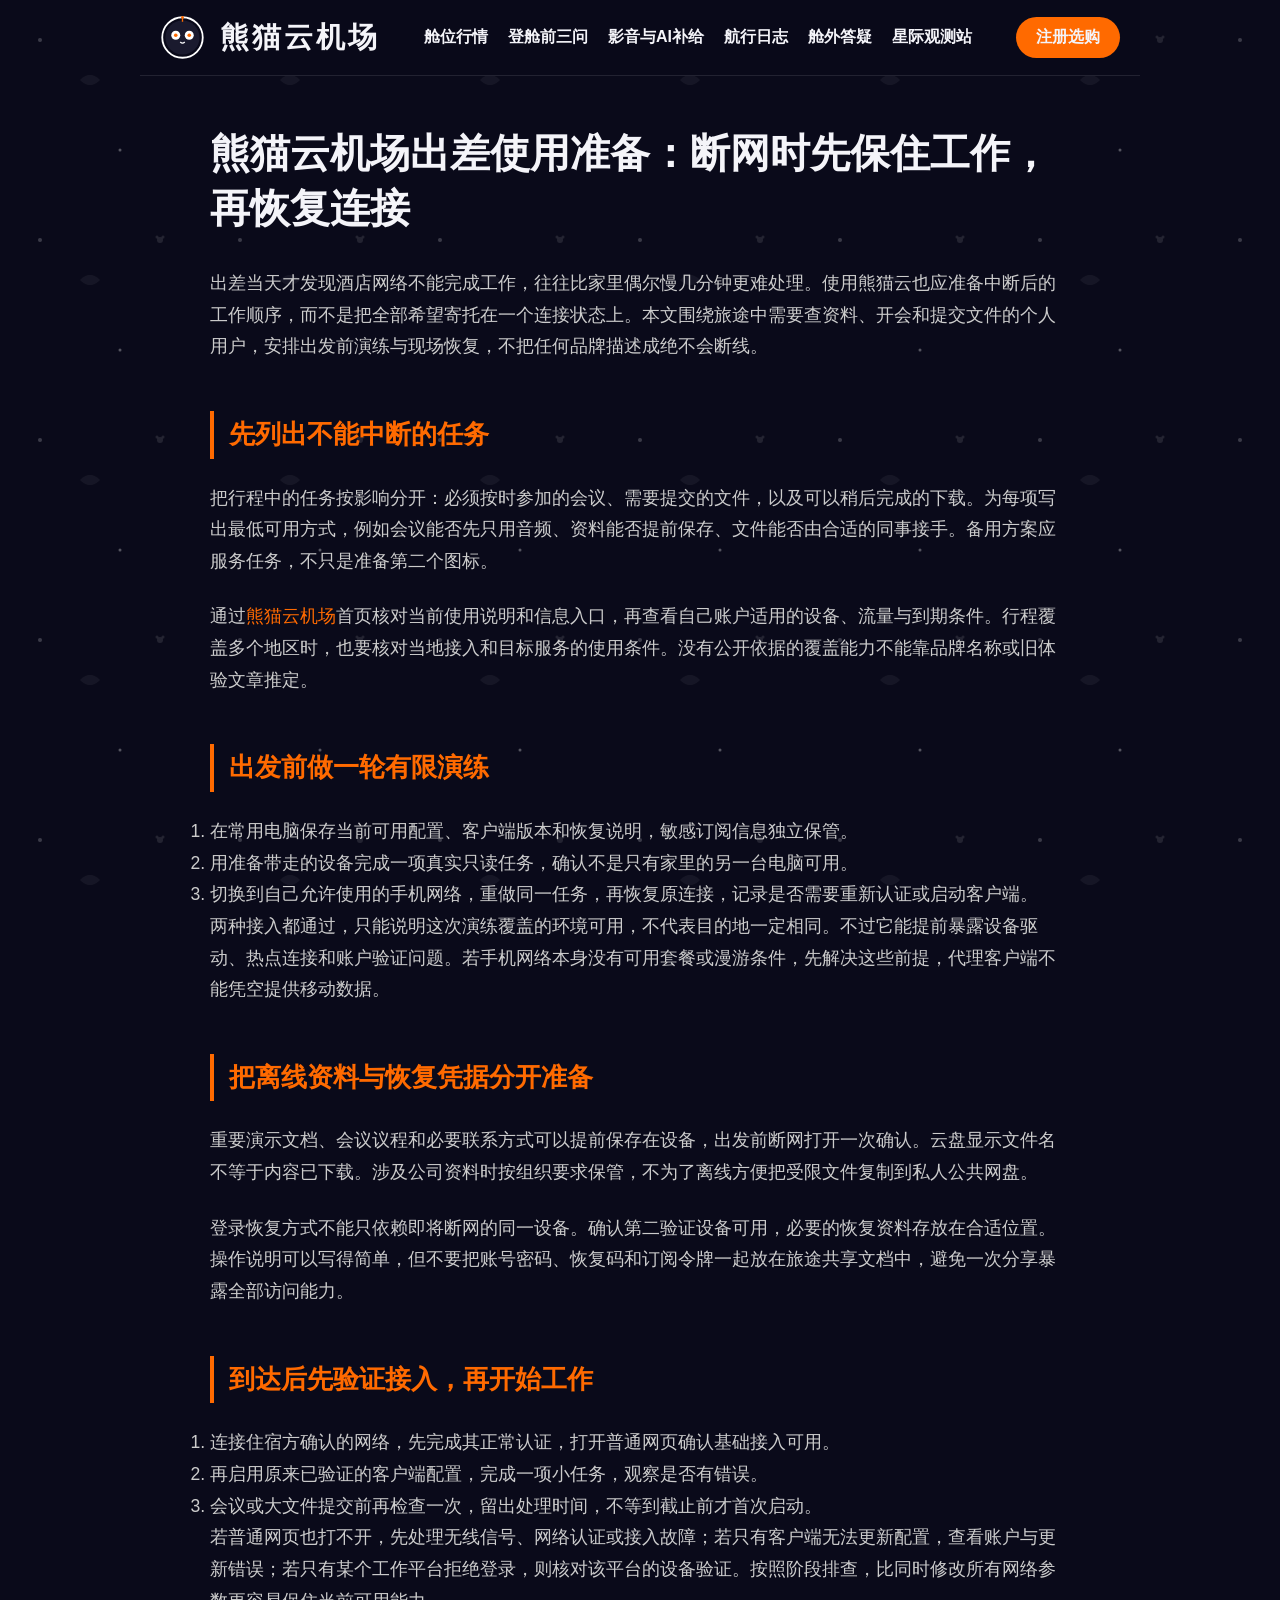
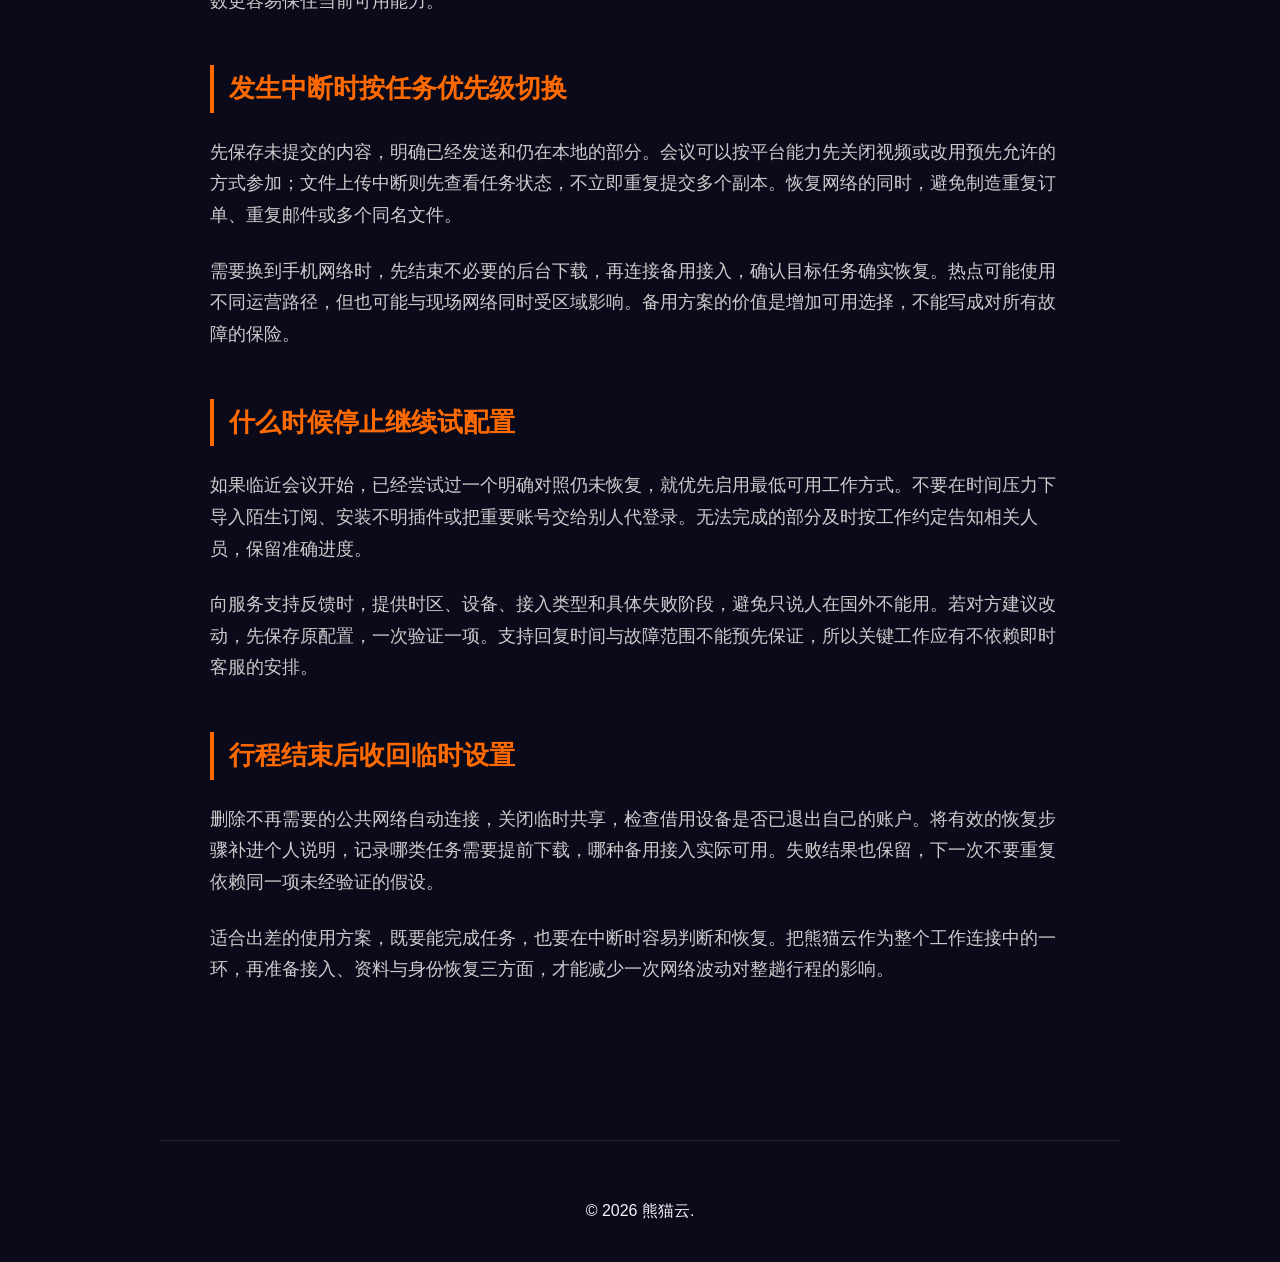
<file: warp-drive-network.html>
<!DOCTYPE html>

<html lang="zh-CN">
<head>
<meta charset="utf-8"/>
<meta content="width=device-width, initial-scale=1.0" name="viewport"/>
<title>熊猫云机场出差使用准备：断网时先保住工作，再恢复连接</title>
<meta content="为熊猫云个人使用者安排出差前演练与中断恢复，明确本地接入、服务配置、离线文件和第二连接的职责。" name="description"/>
<link href="https://pandayuncloud.cyou/warp-drive-network.html" rel="canonical"/>
<link href="style.css" rel="stylesheet"/>
</head>
<body>
<div class="space-deck">
<header class="top-nav sticky-header">
<a class="logo" href="index.html" style="text-decoration:none; color:inherit; border:none;">
<!-- Astronaut Panda Logo -->
<svg height="45" viewbox="0 0 100 100" width="45" xmlns="http://www.w3.org/2000/svg">
<!-- Helmet -->
<circle cx="50" cy="50" fill="none" r="45" stroke="#fff" stroke-width="4"></circle>
<circle cx="50" cy="50" fill="#1a1a2e" r="38"></circle>
<!-- Panda Face -->
<circle cx="35" cy="45" fill="#fff" r="10"></circle>
<circle cx="65" cy="45" fill="#fff" r="10"></circle>
<circle cx="35" cy="45" fill="#ff6a00" r="4"></circle>
<circle cx="65" cy="45" fill="#ff6a00" r="4"></circle>
<path d="M45 60 Q50 65 55 60" fill="none" stroke="#fff" stroke-width="3"></path>
<!-- Antenna -->
<line stroke="#ff6a00" stroke-width="3" x1="50" x2="50" y1="5" y2="15"></line>
<circle cx="50" cy="5" fill="#ff6a00" r="3"></circle>
</svg>
            熊猫云机场
        </a>
<nav class="nav-links">
<a href="index.html#pricing">舱位行情</a>
<a href="index.html#features">登舱前三问</a>
<a href="index.html#media">影音与AI补给</a>
<a href="index.html#reviews">航行日志</a>
<a href="index.html#faq">舱外答疑</a>
<a href="observatory.html">星际观测站</a>
</nav>
<div class="nav-cta">
<a class="capsule-btn btn-small" href="https://ww012.twilightaff.com/#/?code=A56DH1Af" rel="nofollow sponsored noopener" target="_blank">注册选购</a>
</div>
</header>
<main style="padding: 50px 20px; max-width: 900px; margin: 0 auto;">
<h1 style="font-size: 2.5rem; margin-bottom: 2rem; color: #f4f4f9;">熊猫云机场出差使用准备：断网时先保住工作，再恢复连接</h1>
<div class="content" style="line-height: 1.8; font-size: 1.1rem; color: #ccc;"><div data-swc-article-body="2026-11-16"><p>出差当天才发现酒店网络不能完成工作，往往比家里偶尔慢几分钟更难处理。使用熊猫云也应准备中断后的工作顺序，而不是把全部希望寄托在一个连接状态上。本文围绕旅途中需要查资料、开会和提交文件的个人用户，安排出发前演练与现场恢复，不把任何品牌描述成绝不会断线。</p>
<h2>先列出不能中断的任务</h2>
<p>把行程中的任务按影响分开：必须按时参加的会议、需要提交的文件，以及可以稍后完成的下载。为每项写出最低可用方式，例如会议能否先只用音频、资料能否提前保存、文件能否由合适的同事接手。备用方案应服务任务，不只是准备第二个图标。</p>
<p>通过<a href="https://pandayuncloud.cyou/">熊猫云机场</a>首页核对当前使用说明和信息入口，再查看自己账户适用的设备、流量与到期条件。行程覆盖多个地区时，也要核对当地接入和目标服务的使用条件。没有公开依据的覆盖能力不能靠品牌名称或旧体验文章推定。</p>
<h2>出发前做一轮有限演练</h2>
<ol><li>在常用电脑保存当前可用配置、客户端版本和恢复说明，敏感订阅信息独立保管。</li><li>用准备带走的设备完成一项真实只读任务，确认不是只有家里的另一台电脑可用。</li><li>切换到自己允许使用的手机网络，重做同一任务，再恢复原连接，记录是否需要重新认证或启动客户端。</li></ol>
<p>两种接入都通过，只能说明这次演练覆盖的环境可用，不代表目的地一定相同。不过它能提前暴露设备驱动、热点连接和账户验证问题。若手机网络本身没有可用套餐或漫游条件，先解决这些前提，代理客户端不能凭空提供移动数据。</p>
<h2>把离线资料与恢复凭据分开准备</h2>
<p>重要演示文档、会议议程和必要联系方式可以提前保存在设备，出发前断网打开一次确认。云盘显示文件名不等于内容已下载。涉及公司资料时按组织要求保管，不为了离线方便把受限文件复制到私人公共网盘。</p>
<p>登录恢复方式不能只依赖即将断网的同一设备。确认第二验证设备可用，必要的恢复资料存放在合适位置。操作说明可以写得简单，但不要把账号密码、恢复码和订阅令牌一起放在旅途共享文档中，避免一次分享暴露全部访问能力。</p>
<h2>到达后先验证接入，再开始工作</h2>
<ol><li>连接住宿方确认的网络，先完成其正常认证，打开普通网页确认基础接入可用。</li><li>再启用原来已验证的客户端配置，完成一项小任务，观察是否有错误。</li><li>会议或大文件提交前再检查一次，留出处理时间，不等到截止前才首次启动。</li></ol>
<p>若普通网页也打不开，先处理无线信号、网络认证或接入故障；若只有客户端无法更新配置，查看账户与更新错误；若只有某个工作平台拒绝登录，则核对该平台的设备验证。按照阶段排查，比同时修改所有网络参数更容易保住当前可用能力。</p>
<h2>发生中断时按任务优先级切换</h2>
<p>先保存未提交的内容，明确已经发送和仍在本地的部分。会议可以按平台能力先关闭视频或改用预先允许的方式参加；文件上传中断则先查看任务状态，不立即重复提交多个副本。恢复网络的同时，避免制造重复订单、重复邮件或多个同名文件。</p>
<p>需要换到手机网络时，先结束不必要的后台下载，再连接备用接入，确认目标任务确实恢复。热点可能使用不同运营路径，但也可能与现场网络同时受区域影响。备用方案的价值是增加可用选择，不能写成对所有故障的保险。</p>
<h2>什么时候停止继续试配置</h2>
<p>如果临近会议开始，已经尝试过一个明确对照仍未恢复，就优先启用最低可用工作方式。不要在时间压力下导入陌生订阅、安装不明插件或把重要账号交给别人代登录。无法完成的部分及时按工作约定告知相关人员，保留准确进度。</p>
<p>向服务支持反馈时，提供时区、设备、接入类型和具体失败阶段，避免只说人在国外不能用。若对方建议改动，先保存原配置，一次验证一项。支持回复时间与故障范围不能预先保证，所以关键工作应有不依赖即时客服的安排。</p>
<h2>行程结束后收回临时设置</h2>
<p>删除不再需要的公共网络自动连接，关闭临时共享，检查借用设备是否已退出自己的账户。将有效的恢复步骤补进个人说明，记录哪类任务需要提前下载，哪种备用接入实际可用。失败结果也保留，下一次不要重复依赖同一项未经验证的假设。</p>
<p>适合出差的使用方案，既要能完成任务，也要在中断时容易判断和恢复。把熊猫云作为整个工作连接中的一环，再准备接入、资料与身份恢复三方面，才能减少一次网络波动对整趟行程的影响。</p></div></div>
</main>
<footer class="footer-nav">
<p>© 2026 熊猫云.</p>
</footer>
</div>
</body>
</html>
</file>
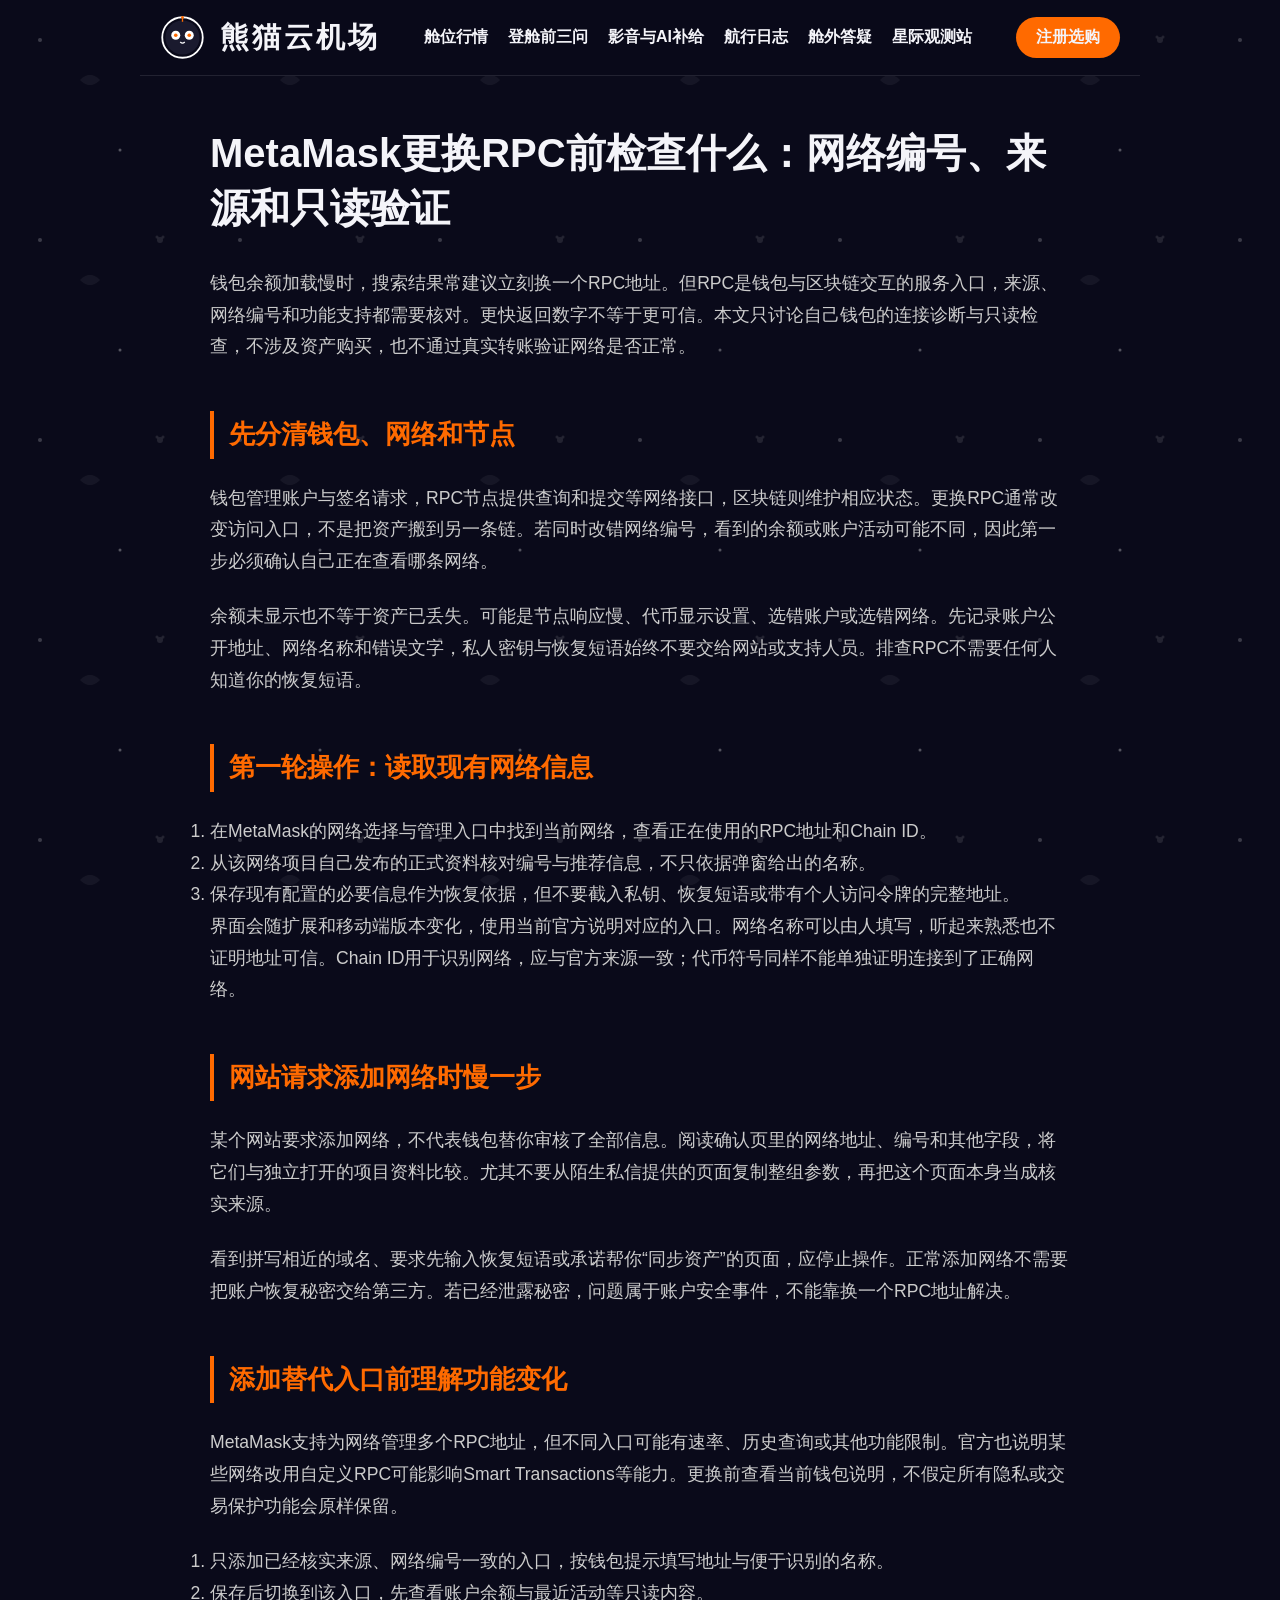
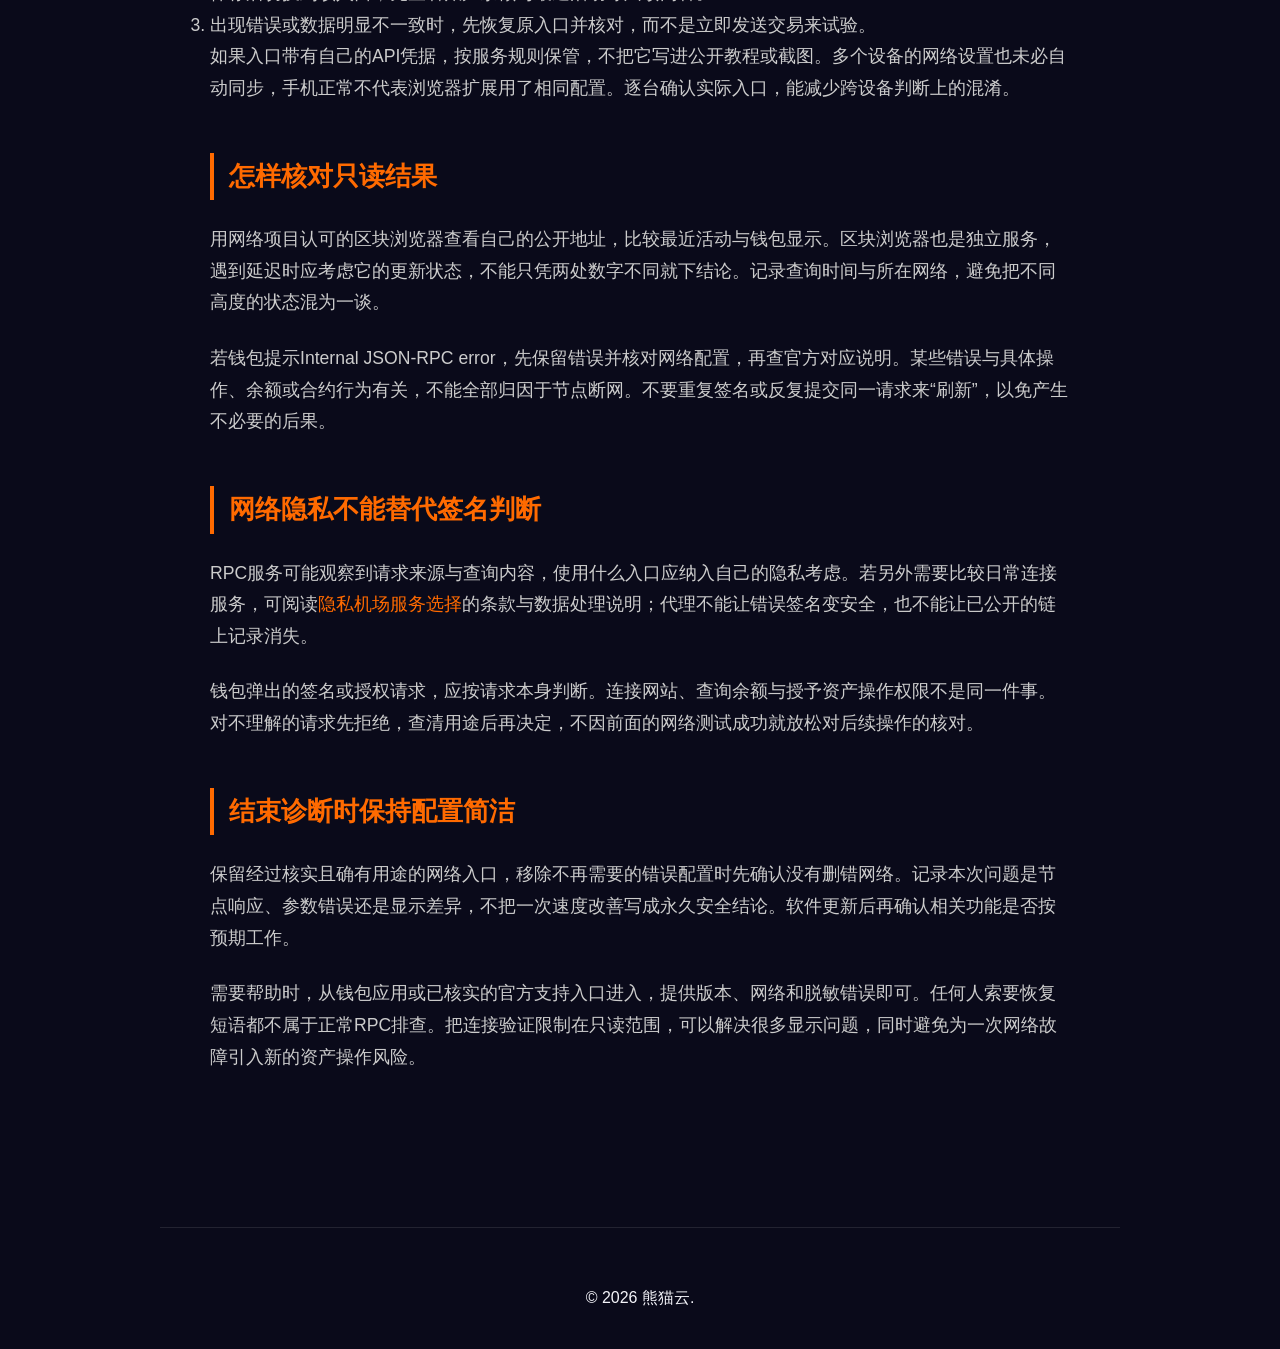
<file: web3-security-nodes.html>
<!DOCTYPE html>

<html lang="zh-CN">
<head>
<meta charset="utf-8"/>
<meta content="width=device-width, initial-scale=1.0" name="viewport"/>
<title>MetaMask更换RPC前检查什么：网络编号、来源和只读验证</title>
<meta content="解释RPC节点与钱包签名的边界，按MetaMask网络管理流程核对来源与Chain ID，不用真实转账测试连接。" name="description"/>
<link href="https://pandayuncloud.cyou/web3-security-nodes.html" rel="canonical"/>
<link href="style.css" rel="stylesheet"/>
</head>
<body>
<div class="space-deck">
<header class="top-nav sticky-header">
<a class="logo" href="index.html" style="text-decoration:none; color:inherit; border:none;">
<!-- Astronaut Panda Logo -->
<svg height="45" viewbox="0 0 100 100" width="45" xmlns="http://www.w3.org/2000/svg">
<!-- Helmet -->
<circle cx="50" cy="50" fill="none" r="45" stroke="#fff" stroke-width="4"></circle>
<circle cx="50" cy="50" fill="#1a1a2e" r="38"></circle>
<!-- Panda Face -->
<circle cx="35" cy="45" fill="#fff" r="10"></circle>
<circle cx="65" cy="45" fill="#fff" r="10"></circle>
<circle cx="35" cy="45" fill="#ff6a00" r="4"></circle>
<circle cx="65" cy="45" fill="#ff6a00" r="4"></circle>
<path d="M45 60 Q50 65 55 60" fill="none" stroke="#fff" stroke-width="3"></path>
<!-- Antenna -->
<line stroke="#ff6a00" stroke-width="3" x1="50" x2="50" y1="5" y2="15"></line>
<circle cx="50" cy="5" fill="#ff6a00" r="3"></circle>
</svg>
            熊猫云机场
        </a>
<nav class="nav-links">
<a href="index.html#pricing">舱位行情</a>
<a href="index.html#features">登舱前三问</a>
<a href="index.html#media">影音与AI补给</a>
<a href="index.html#reviews">航行日志</a>
<a href="index.html#faq">舱外答疑</a>
<a href="observatory.html">星际观测站</a>
</nav>
<div class="nav-cta">
<a class="capsule-btn btn-small" href="https://ww012.twilightaff.com/#/?code=A56DH1Af" rel="nofollow sponsored noopener" target="_blank">注册选购</a>
</div>
</header>
<main style="padding: 50px 20px; max-width: 900px; margin: 0 auto;">
<h1 style="font-size: 2.5rem; margin-bottom: 2rem; color: #f4f4f9;">MetaMask更换RPC前检查什么：网络编号、来源和只读验证</h1>
<div class="content" style="line-height: 1.8; font-size: 1.1rem; color: #ccc;"><div data-swc-article-body="2026-11-16"><p>钱包余额加载慢时，搜索结果常建议立刻换一个RPC地址。但RPC是钱包与区块链交互的服务入口，来源、网络编号和功能支持都需要核对。更快返回数字不等于更可信。本文只讨论自己钱包的连接诊断与只读检查，不涉及资产购买，也不通过真实转账验证网络是否正常。</p>
<h2>先分清钱包、网络和节点</h2>
<p>钱包管理账户与签名请求，RPC节点提供查询和提交等网络接口，区块链则维护相应状态。更换RPC通常改变访问入口，不是把资产搬到另一条链。若同时改错网络编号，看到的余额或账户活动可能不同，因此第一步必须确认自己正在查看哪条网络。</p>
<p>余额未显示也不等于资产已丢失。可能是节点响应慢、代币显示设置、选错账户或选错网络。先记录账户公开地址、网络名称和错误文字，私人密钥与恢复短语始终不要交给网站或支持人员。排查RPC不需要任何人知道你的恢复短语。</p>
<h2>第一轮操作：读取现有网络信息</h2>
<ol><li>在MetaMask的网络选择与管理入口中找到当前网络，查看正在使用的RPC地址和Chain ID。</li><li>从该网络项目自己发布的正式资料核对编号与推荐信息，不只依据弹窗给出的名称。</li><li>保存现有配置的必要信息作为恢复依据，但不要截入私钥、恢复短语或带有个人访问令牌的完整地址。</li></ol>
<p>界面会随扩展和移动端版本变化，使用当前官方说明对应的入口。网络名称可以由人填写，听起来熟悉也不证明地址可信。Chain ID用于识别网络，应与官方来源一致；代币符号同样不能单独证明连接到了正确网络。</p>
<h2>网站请求添加网络时慢一步</h2>
<p>某个网站要求添加网络，不代表钱包替你审核了全部信息。阅读确认页里的网络地址、编号和其他字段，将它们与独立打开的项目资料比较。尤其不要从陌生私信提供的页面复制整组参数，再把这个页面本身当成核实来源。</p>
<p>看到拼写相近的域名、要求先输入恢复短语或承诺帮你“同步资产”的页面，应停止操作。正常添加网络不需要把账户恢复秘密交给第三方。若已经泄露秘密，问题属于账户安全事件，不能靠换一个RPC地址解决。</p>
<h2>添加替代入口前理解功能变化</h2>
<p>MetaMask支持为网络管理多个RPC地址，但不同入口可能有速率、历史查询或其他功能限制。官方也说明某些网络改用自定义RPC可能影响Smart Transactions等能力。更换前查看当前钱包说明，不假定所有隐私或交易保护功能会原样保留。</p>
<ol><li>只添加已经核实来源、网络编号一致的入口，按钱包提示填写地址与便于识别的名称。</li><li>保存后切换到该入口，先查看账户余额与最近活动等只读内容。</li><li>出现错误或数据明显不一致时，先恢复原入口并核对，而不是立即发送交易来试验。</li></ol>
<p>如果入口带有自己的API凭据，按服务规则保管，不把它写进公开教程或截图。多个设备的网络设置也未必自动同步，手机正常不代表浏览器扩展用了相同配置。逐台确认实际入口，能减少跨设备判断上的混淆。</p>
<h2>怎样核对只读结果</h2>
<p>用网络项目认可的区块浏览器查看自己的公开地址，比较最近活动与钱包显示。区块浏览器也是独立服务，遇到延迟时应考虑它的更新状态，不能只凭两处数字不同就下结论。记录查询时间与所在网络，避免把不同高度的状态混为一谈。</p>
<p>若钱包提示Internal JSON-RPC error，先保留错误并核对网络配置，再查官方对应说明。某些错误与具体操作、余额或合约行为有关，不能全部归因于节点断网。不要重复签名或反复提交同一请求来“刷新”，以免产生不必要的后果。</p>
<h2>网络隐私不能替代签名判断</h2>
<p>RPC服务可能观察到请求来源与查询内容，使用什么入口应纳入自己的隐私考虑。若另外需要比较日常连接服务，可阅读<a href="https://dajichang.mom/">隐私机场服务选择</a>的条款与数据处理说明；代理不能让错误签名变安全，也不能让已公开的链上记录消失。</p>
<p>钱包弹出的签名或授权请求，应按请求本身判断。连接网站、查询余额与授予资产操作权限不是同一件事。对不理解的请求先拒绝，查清用途后再决定，不因前面的网络测试成功就放松对后续操作的核对。</p>
<h2>结束诊断时保持配置简洁</h2>
<p>保留经过核实且确有用途的网络入口，移除不再需要的错误配置时先确认没有删错网络。记录本次问题是节点响应、参数错误还是显示差异，不把一次速度改善写成永久安全结论。软件更新后再确认相关功能是否按预期工作。</p>
<p>需要帮助时，从钱包应用或已核实的官方支持入口进入，提供版本、网络和脱敏错误即可。任何人索要恢复短语都不属于正常RPC排查。把连接验证限制在只读范围，可以解决很多显示问题，同时避免为一次网络故障引入新的资产操作风险。</p></div></div>
</main>
<footer class="footer-nav">
<p>© 2026 熊猫云.</p>
</footer>
</div>
</body>
</html>
</file>
<file: style.css>
:root {
  --space-dark: #0a0a1a;
  --starlight: #f4f4f9;
  --flare: #ff6a00;
  --module-bg: #1a1a2e;
}
* { margin:0; padding:0; box-sizing:border-box; }
body {
  font-family: 'Trebuchet MS', 'Lucida Sans Unicode', 'Lucida Grande', 'Lucida Sans', Arial, sans-serif;
  background-color: var(--space-dark);
  color: var(--starlight);
  overflow-x: hidden;
}
/* Panda Constellation Background using SVG Data URI */
body::after {
  content: "";
  position: absolute;
  top: 0; left: 0; width: 100%; height: 100%;
  background-image: url("data:image/svg+xml,%3Csvg xmlns='http://www.w3.org/2000/svg' width='200' height='200'%3E%3Ccircle cx='40' cy='40' r='2' fill='%23fff' opacity='0.2'/%3E%3Ccircle cx='120' cy='150' r='1.5' fill='%23fff' opacity='0.3'/%3E%3Cpath d='M80 80 Q90 70 100 80 Q90 90 80 80 Z' fill='%23fff' opacity='0.05'/%3E%3C!-- Small Panda Head Stars --%3E%3Ccircle cx='160' cy='40' r='3' fill='%23fff' opacity='0.1'/%3E%3Ccircle cx='157' cy='37' r='1.5' fill='%23fff' opacity='0.1'/%3E%3Ccircle cx='163' cy='37' r='1.5' fill='%23fff' opacity='0.1'/%3E%3C/svg%3E");
  z-index: -1;
  pointer-events: none;
}
.space-deck {
  max-width: 1000px; margin: 0 auto; padding: 0 20px;
}
.top-nav {
  display: flex; justify-content: space-between; align-items: center;
  padding: 30px 0; border-bottom: 1px solid rgba(255,255,255,0.1);
}
.logo {
  display: flex; align-items: center; gap: 15px;
  font-size: 1.8rem; font-weight: bold; letter-spacing: 3px; color: var(--flare);
}
.hero-module {
  text-align: center; padding: 100px 0;
  display: flex; flex-direction: column; align-items: center;
}
/* Giant Astronaut Panda Graphic via CSS/SVG */
.giant-panda-graphic {
  width: 150px; height: 150px; margin-bottom: 30px;
}
.hero-module h1 {
  font-size: 3.5rem; margin-bottom: 20px; color: var(--starlight);
}
.hero-module p {
  font-size: 1.2rem; color: #aaa; max-width: 600px; margin-bottom: 40px; line-height: 1.8;
}
.capsule-btn {
  display: inline-block; padding: 15px 40px; border-radius: 50px;
  background-color: var(--flare); color: var(--starlight);
  text-decoration: none; font-size: 1.2rem; font-weight: bold;
  transition: transform 0.2s, background-color 0.2s;
}
.capsule-btn:hover { background-color: #ff8c33; transform: translateY(-3px); }
.capsule-btn-dark {
  background-color: transparent; border: 2px solid var(--starlight); color: var(--starlight);
}
.capsule-btn-dark:hover { background-color: var(--starlight); color: var(--space-dark); }
.btn-wrapper { display: flex; gap: 20px; flex-wrap: wrap; justify-content: center; }

.section-title {
  text-align: center; font-size: 2.2rem; margin: 80px 0 40px; color: var(--flare);
}
.module-grid {
  display: flex; flex-wrap: wrap; gap: 30px;
}
.module-card {
  flex: 1 1 300px; background-color: var(--module-bg);
  border-radius: 20px; padding: 40px; text-align: center;
  border-top: 4px solid var(--flare);
}
.panda-icon-wrap {
  width: 60px; height: 60px; margin: 0 auto 20px;
  background: var(--space-dark); border-radius: 50%;
  display: flex; justify-content: center; align-items: center;
}
.module-card h3 { font-size: 1.4rem; margin-bottom: 15px; }
.module-card p { color: #aaa; line-height: 1.6; }

.pricing-container {
  display: flex; flex-direction: column; gap: 20px;
}
.price-row {
  display: flex; justify-content: space-between; align-items: center;
  background: var(--module-bg); padding: 30px 40px; border-radius: 100px;
}
.price-row.primary { border: 2px solid var(--flare); }
.p-tier h4 { font-size: 1.5rem; margin-bottom: 5px; }
.p-tier span { color: #aaa; font-size: 0.9rem; }
.p-amount { font-size: 2.5rem; font-weight: bold; color: var(--flare); }
.p-features { display: flex; gap: 20px; color: #ccc; }

.faq-list {
  background: var(--module-bg); border-radius: 20px; padding: 40px;
}
.faq-row { margin-bottom: 30px; }
.faq-row:last-child { margin-bottom: 0; }
.faq-row h4 { font-size: 1.2rem; margin-bottom: 10px; color: var(--flare); }

.footer-nav {
  text-align: center; padding: 60px 0 40px; border-top: 1px solid rgba(255,255,255,0.1); margin-top: 80px;
}
.footer-nav a { color: #aaa; margin: 0 15px; text-decoration: none; text-transform: uppercase; font-size: 0.9rem;}
.footer-nav a:hover { color: var(--starlight); }

.sticky-header {
  position: sticky;
  top: 0;
  z-index: 1000;
  background-color: rgba(10, 10, 26, 0.95);
  backdrop-filter: blur(8px);
  padding: 15px 20px;
  margin: 0 -20px;
}
.nav-links { display: flex; gap: 20px; align-items: center; }
.nav-links a { color: var(--starlight); text-decoration: none; font-weight: bold; transition: color 0.2s; }
.nav-links a:hover { color: var(--flare); }
.btn-small { padding: 10px 20px; font-size: 1rem; border-radius: 30px; }

@media (max-width: 768px) {
  .price-row { flex-direction: column; border-radius: 20px; text-align: center; gap: 20px; padding: 30px 20px; }
  .p-features { flex-direction: column; gap: 10px; }
  .hero-module h1 { font-size: 2.5rem; }
  .nav-links { display: none; }
  .sticky-header { flex-wrap: wrap; gap: 15px; justify-content: center; }
}

/* Global Hyperlink Styles */
a, a:link, a:visited {
  color: #ff6a00; /* Flare Orange */
  text-decoration: none;
}
a:hover, a:active {
  color: #e65c00;
}
/* Override specific buttons */
.capsule-btn, .capsule-btn:link, .capsule-btn:visited { color: var(--starlight); }
.capsule-btn-dark, .capsule-btn-dark:link, .capsule-btn-dark:visited { color: var(--starlight); }
.capsule-btn-dark:hover { color: var(--space-dark); }
.nav-links a, .nav-links a:visited { color: var(--starlight); }
.nav-links a:hover { color: var(--flare); }
.footer-nav a, .footer-nav a:visited { color: #aaa; }
.footer-nav a:hover { color: var(--starlight); }

/* Article Listing Cards */
.article-grid { display: grid; grid-template-columns: repeat(auto-fill, minmax(300px, 1fr)); gap: 30px; margin-top: 40px; }
.article-card { background: var(--module-bg); padding: 30px; border: 1px solid #333; border-radius: 15px; transition: transform 0.3s; display: flex; flex-direction: column; justify-content: center; min-height: 150px; }
.article-card:hover { transform: translateY(-5px); border-color: var(--flare); box-shadow: 0 10px 20px rgba(255,106,0,0.1); }
.article-card h3 { font-size: 1.3rem; margin-bottom: 0; line-height: 1.5; color: var(--starlight); transition: color 0.2s; }
.article-card:hover h3 { color: var(--flare); }
.article-card a { text-decoration: none; display: block; }

/* Article Content Spacing */
.content h2 { margin-top: 3rem; margin-bottom: 1.5rem; color: var(--flare); border-left: 4px solid var(--flare); padding-left: 15px; }
.content h3 { margin-top: 2rem; margin-bottom: 1rem; color: var(--flare); }
.content p { margin-bottom: 1.5rem; }

/* conversion-revision-2026-11-22: price cards + mobile navigation that stays visible */
.pricing-cards { align-items: stretch; }
.price-card { display: flex; flex-direction: column; text-align: left; }
.price-card h3 { text-align: center; }
.price-card .price-sub { text-align: center; color: #cfd2e8; margin-bottom: 16px; }
.price-card .price-list { list-style: none; margin: 0 0 22px; padding: 0; flex: 1; color: #d6d6e6; line-height: 1.7; }
.price-card .price-list li { padding: 8px 0; border-bottom: 1px solid rgba(255,255,255,0.08); }
.price-card .capsule-btn { display: block; text-align: center; }
.price-card-main { border-top-width: 6px; box-shadow: 0 0 0 1px var(--flare) inset; }
@media (max-width: 768px) {
  .sticky-header { display: grid !important; grid-template-columns: 1fr auto; row-gap: 10px; column-gap: 12px; padding: 10px 14px; justify-content: stretch; }
  .sticky-header .logo { grid-column: 1; grid-row: 1; font-size: 1.3rem; letter-spacing: 1px; gap: 10px; }
  .sticky-header .nav-cta { grid-column: 2; grid-row: 1; }
  .sticky-header .nav-links { display: flex !important; grid-column: 1 / -1; grid-row: 2; gap: 18px; overflow-x: auto; white-space: nowrap; scrollbar-width: none; -webkit-overflow-scrolling: touch; padding-bottom: 2px; }
  .sticky-header .nav-links a { flex: 0 0 auto; padding: 6px 0; }
}
@media (max-width: 768px) {
  .hero-module { padding: 24px 0 36px; }
  .giant-panda-graphic { width: 84px; height: 84px; margin-bottom: 14px; }
  .hero-module h1 { font-size: 1.85rem; margin-bottom: 14px; line-height: 1.3; }
  .hero-module p { font-size: 1rem; margin-bottom: 18px; line-height: 1.7; }
  .btn-wrapper { width: 100%; gap: 12px; }
  .btn-wrapper .capsule-btn { flex: 1 1 100%; text-align: center; padding: 13px 20px; font-size: 1.05rem; }
}

/* market-price cards (2026-11-22) */
.mk-chip { align-self: center; font-size: 0.78rem; color: #ffd0a8; border: 1px dashed var(--flare); padding: 3px 12px; border-radius: 999px; margin-bottom: 12px; }
.mk-price { text-align: center; font-size: 2.2rem; font-weight: bold; color: var(--flare); margin: 4px 0 14px; line-height: 1.1; }
.mk-price small { font-size: 0.8rem; color: #cfd2e8; font-weight: normal; }
.mk-source { font-size: 0.78rem; margin-bottom: 14px; line-height: 1.6; color: #aaa; }
.price-card h3 { font-size: 1.15rem; }

.mk-orig { display: block; font-size: 0.76rem; font-weight: normal; color: #cfd2e8; margin-top: 4px; line-height: 1.5; }
.mk-price small:first-child { font-size: 1rem; }
</file>
